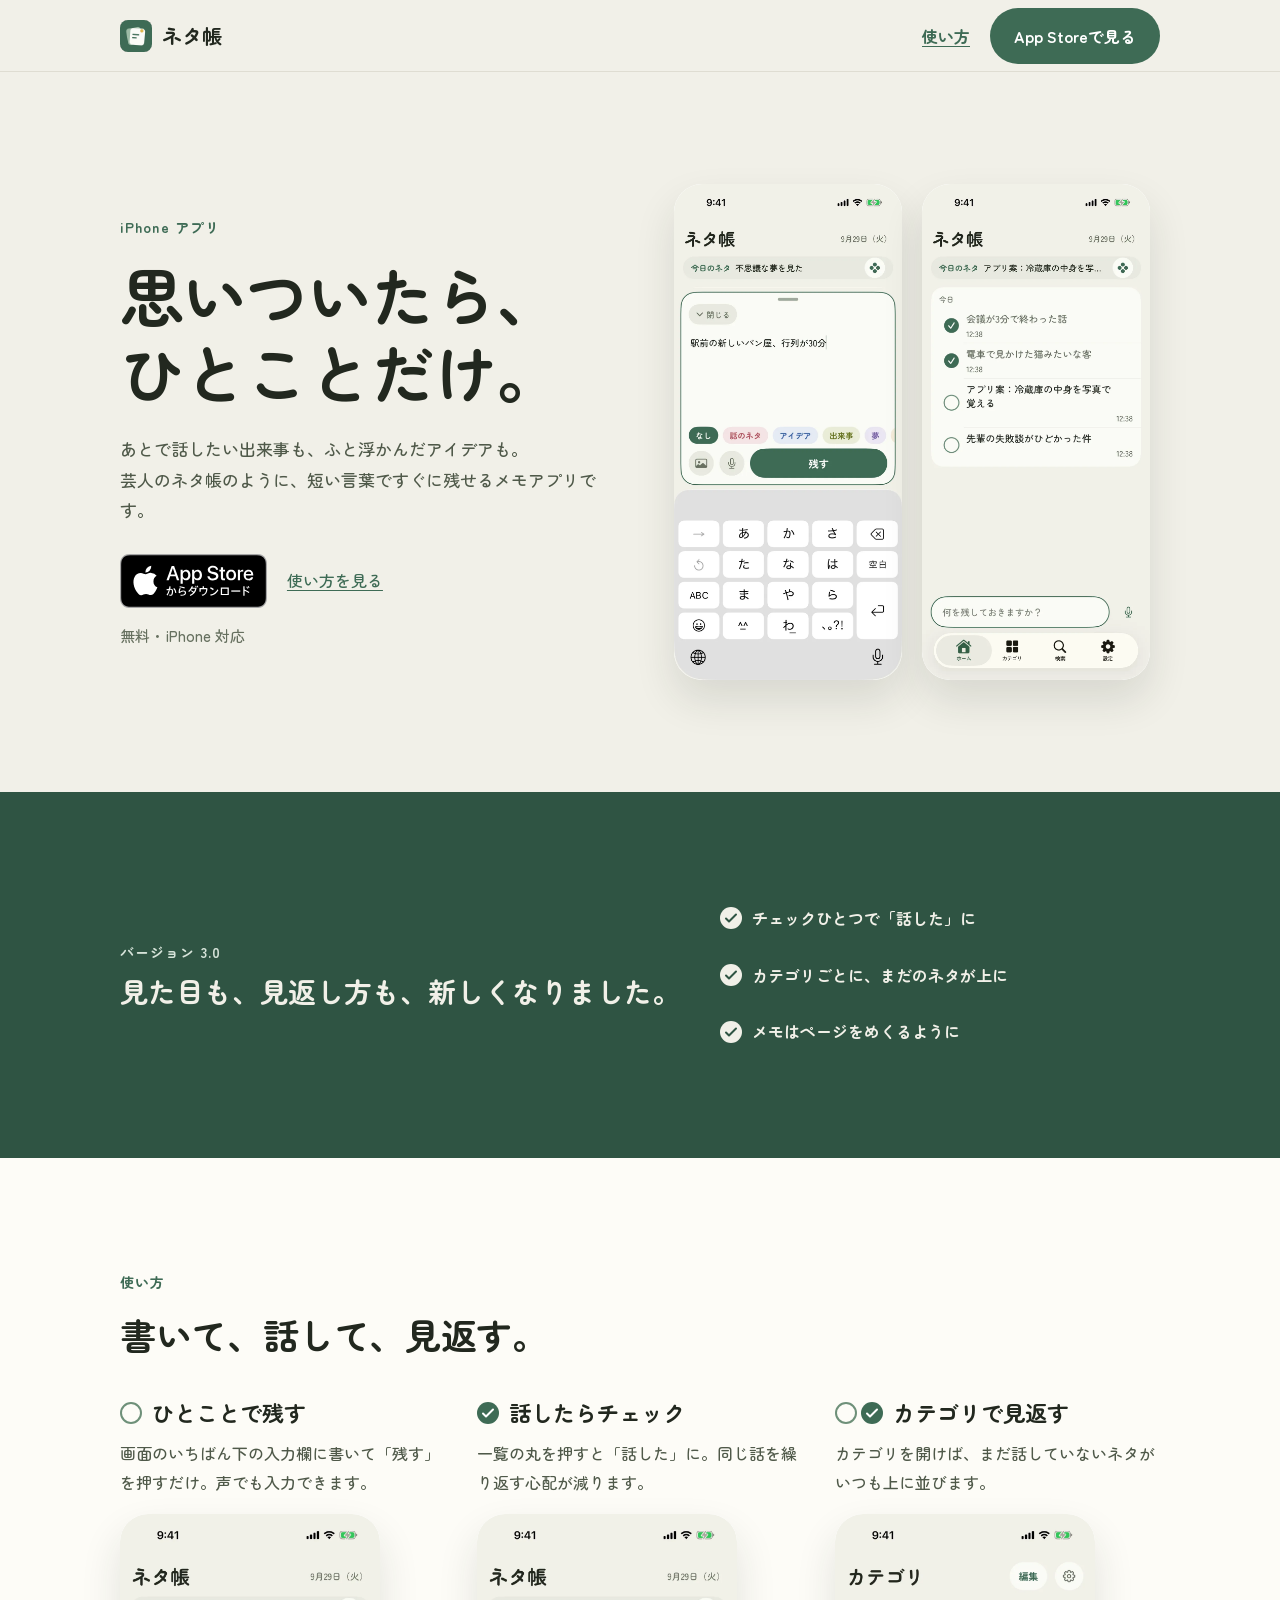
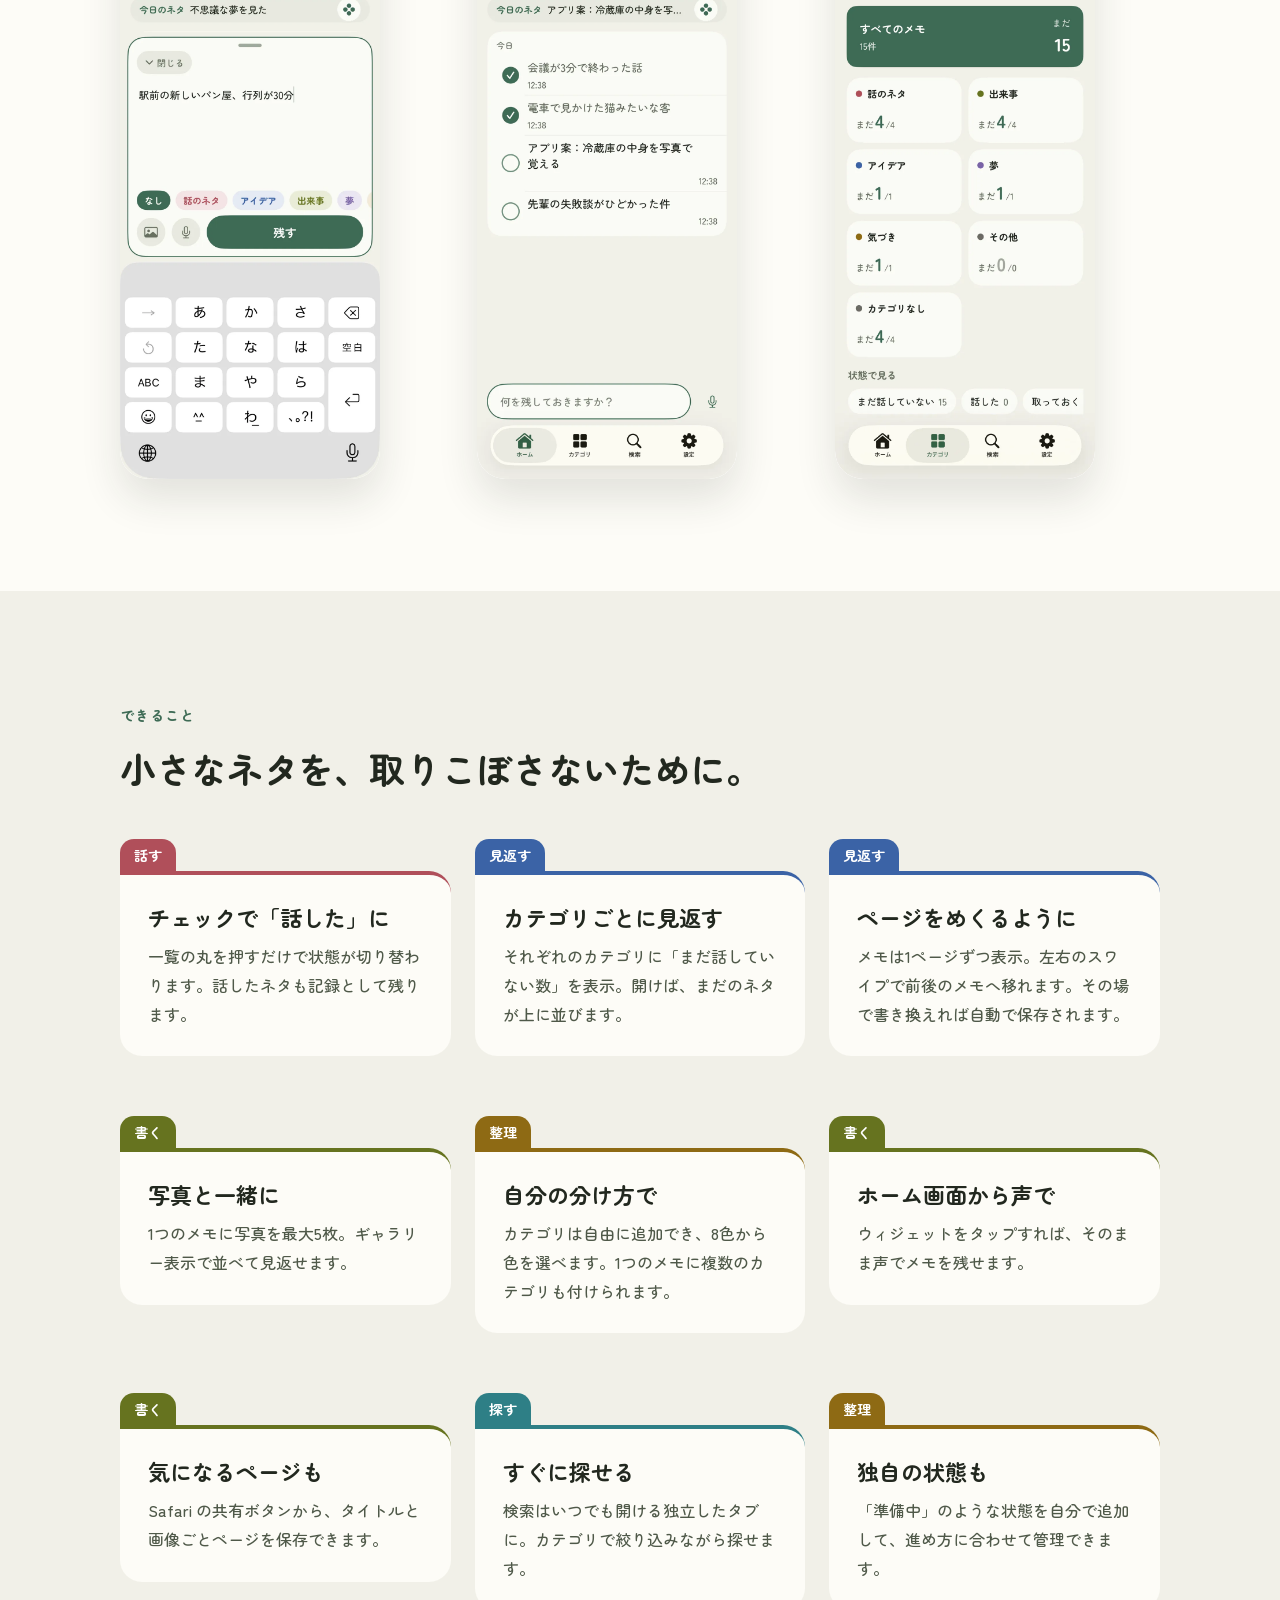
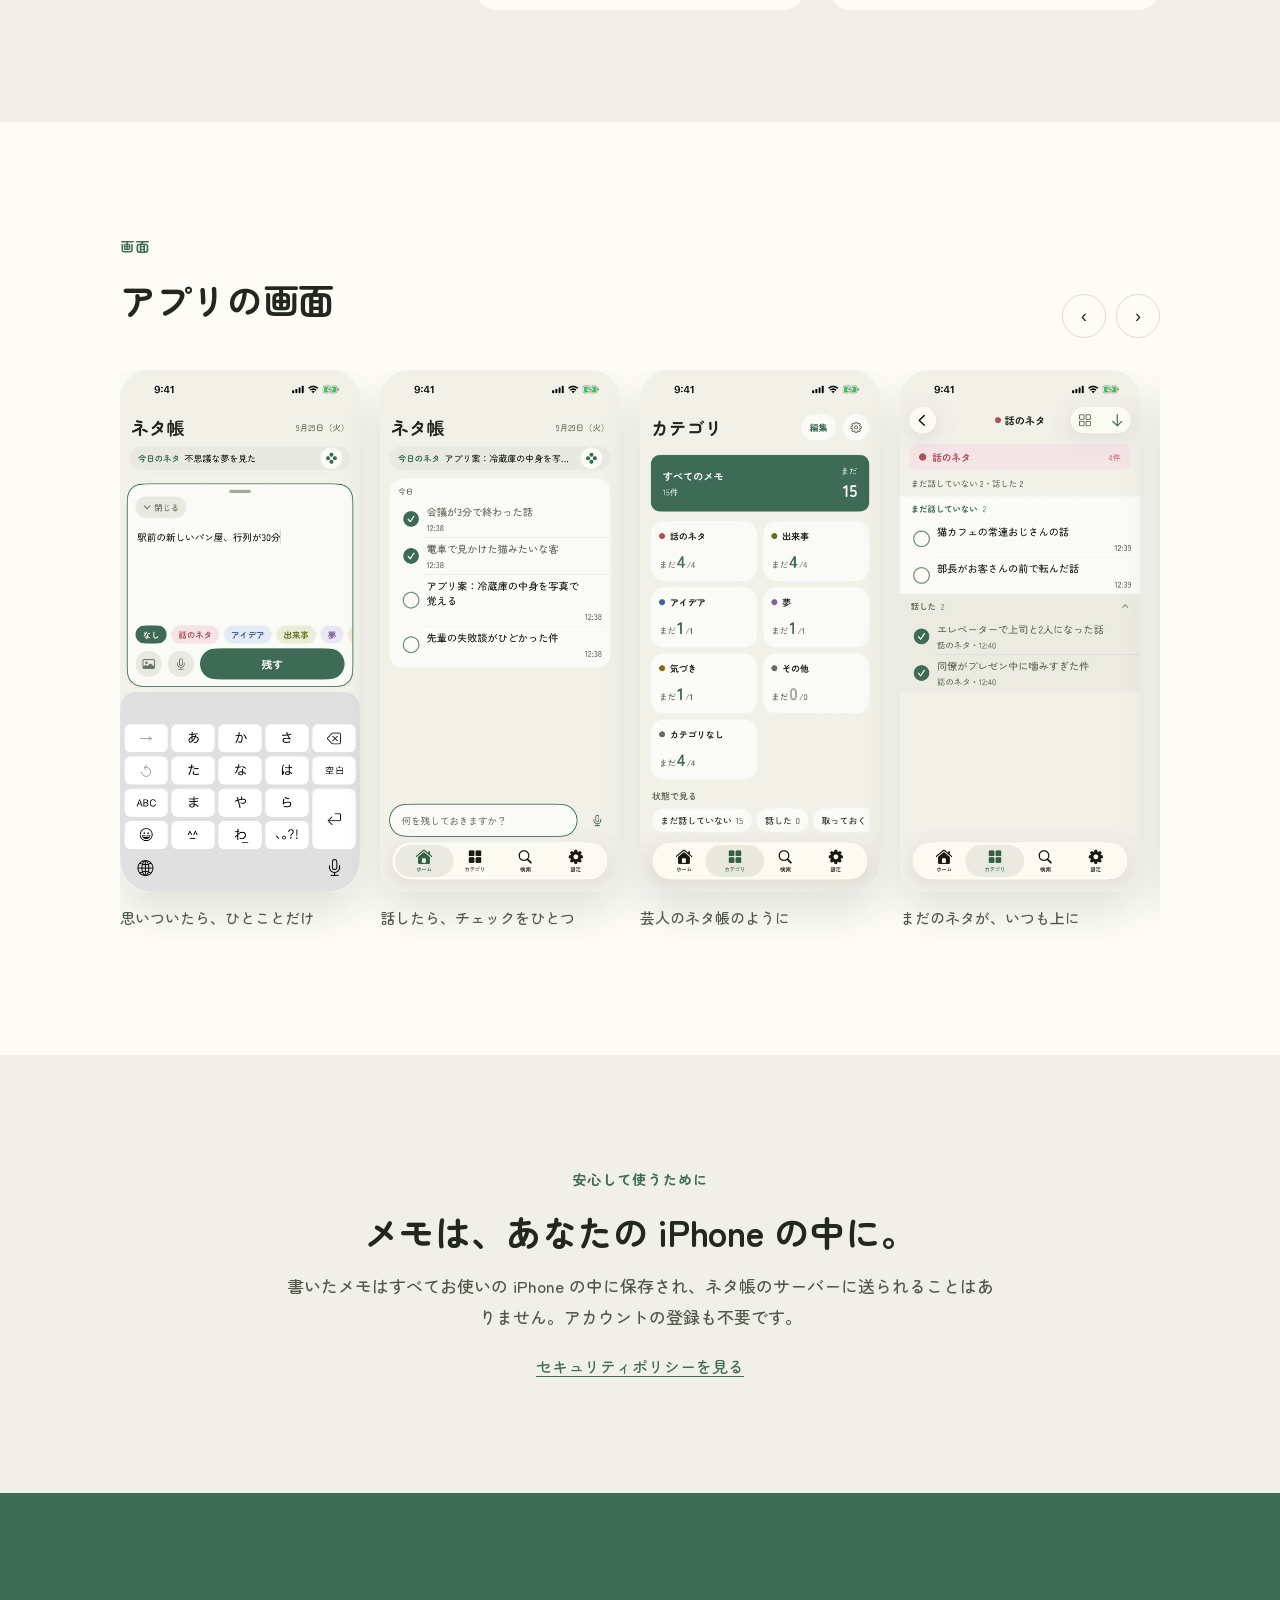
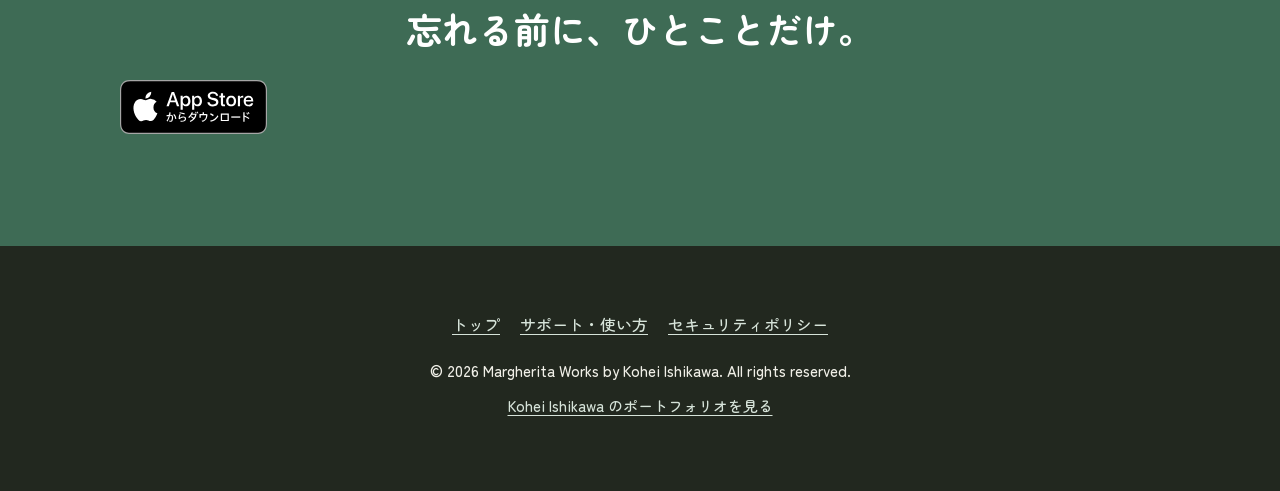
<file: index.html>
<!DOCTYPE html>
<html lang="ja">
<head>
  <meta charset="UTF-8">
  <meta name="viewport" content="width=device-width, initial-scale=1.0">
  <title>ネタ帳 - 話のネタとアイデアをひとことで残すメモ</title>
  <meta name="description" content="あとで話したい出来事や、ふと浮かんだアイデアを、ひとことですぐに残せる iPhone アプリ。チェックひとつで「話した」に切り替え、カテゴリごとに見返せます。">
  <meta name="theme-color" content="#F1F0E8" media="(prefers-color-scheme: light)">
  <meta name="theme-color" content="#161915" media="(prefers-color-scheme: dark)">
  <meta name="apple-itunes-app" content="app-id=6797323735">
  <meta name="author" content="Kohei Ishikawa">
  <link rel="canonical" href="https://netagicho.margheritaworks.com/">
  <meta property="og:site_name" content="ネタ帳">
  <meta property="og:locale" content="ja_JP">
  <meta property="og:type" content="website">
  <meta property="og:url" content="https://netagicho.margheritaworks.com/">
  <meta property="og:title" content="ネタ帳 - 思いついたら、ひとことだけ。">
  <meta property="og:description" content="あとで話したい出来事や、ふと浮かんだアイデアを、ひとことですぐに残せる iPhone アプリ。チェックひとつで「話した」に切り替え、カテゴリごとに見返せます。">
  <meta property="og:image" content="https://netagicho.margheritaworks.com/images/ogp.png">
  <meta property="og:image:width" content="1200">
  <meta property="og:image:height" content="630">
  <meta name="twitter:card" content="summary_large_image">
  <meta name="twitter:title" content="ネタ帳 - 思いついたら、ひとことだけ。">
  <meta name="twitter:description" content="あとで話したい出来事や、ふと浮かんだアイデアを、ひとことですぐに残せる iPhone アプリ。チェックひとつで「話した」に切り替え、カテゴリごとに見返せます。">
  <meta name="twitter:image" content="https://netagicho.margheritaworks.com/images/ogp.png">
  <link rel="icon" type="image/png" sizes="32x32" href="images/favicon-32.png">
  <link rel="apple-touch-icon" href="images/apple-touch-icon.png">
  <link rel="preconnect" href="https://fonts.googleapis.com">
  <link rel="preconnect" href="https://fonts.gstatic.com" crossorigin>
  <link href="https://fonts.googleapis.com/css2?family=Zen+Maru+Gothic:wght@500;700&display=swap" rel="stylesheet">
  <link rel="stylesheet" href="styles.css">
  <script type="application/ld+json">
  {
    "@context": "https://schema.org",
    "@graph": [
      {
        "@type": "WebSite",
        "name": "ネタ帳",
        "url": "https://netagicho.margheritaworks.com/",
        "inLanguage": "ja",
        "publisher": { "@type": "Person", "name": "Kohei Ishikawa", "email": "support@margheritaworks.com" }
      },
      {
        "@type": "MobileApplication",
        "name": "ネタ帳",
        "operatingSystem": "iOS",
        "applicationCategory": "ProductivityApplication",
        "description": "あとで話したい出来事や、ふと浮かんだアイデアを、ひとことですぐに残せる iPhone アプリ。チェックひとつで「話した」に切り替え、カテゴリごとに見返せます。",
        "url": "https://netagicho.margheritaworks.com/",
        "image": "https://netagicho.margheritaworks.com/images/ogp.png",
        "downloadUrl": "https://apps.apple.com/jp/app/id6797323735",
        "inLanguage": "ja",
        "author": { "@type": "Person", "name": "Kohei Ishikawa" },
        "offers": { "@type": "Offer", "price": "0", "priceCurrency": "JPY" }
      }
    ]
  }
  </script>
  <style>
    /* ── ヒーロー ── */
    .hero .wrap { display: grid; grid-template-columns: 1fr 1fr; gap: 48px; align-items: center; }
    .hero h1 {
      font-size: clamp(40px, 6vw, 64px); letter-spacing: -0.02em; line-height: 1.2;
      color: var(--color-ink); margin-bottom: 24px;
    }
    .hero p.lead { margin-bottom: 28px; }
    .hero .cta-row { display: flex; align-items: center; gap: 20px; flex-wrap: wrap; }
    .hero .note-mini { font-size: 15px; color: var(--color-ink-mute); margin-top: 14px; }
    .hero-shots { display: flex; gap: 20px; justify-content: center; }
    .hero-shots .device { width: 46%; max-width: 280px; }
    @media (max-width: 860px) {
      .hero .wrap { grid-template-columns: 1fr; gap: 36px; }
      .hero-shots .device:nth-child(2) { display: none; }
      .hero-shots .device { width: 220px; }
    }

    /* ── 3.0 お知らせ帯 ── */
    .notice { padding-top: 56px; padding-bottom: 56px; }
    .notice .wrap { display: grid; grid-template-columns: auto 1fr; gap: 40px; align-items: center; }
    .notice h2 { font-size: clamp(22px, 3vw, 28px); color: var(--color-on-dark); }
    .notice .nlabel { font-size: 14px; font-weight: 700; letter-spacing: 0.08em; color: var(--color-on-dark-sub); margin-bottom: 8px; }
    .notice ul { list-style: none; display: flex; gap: 28px; flex-wrap: wrap; }
    .notice li { display: flex; align-items: center; gap: 10px; font-weight: 700; color: var(--color-on-dark); }
    @media (max-width: 860px) {
      .notice .wrap { grid-template-columns: 1fr; gap: 24px; }
      .notice ul { flex-direction: column; gap: 14px; }
    }

    /* ── 3ステップ ── */
    .steps { display: grid; grid-template-columns: repeat(3, 1fr); gap: 32px; margin-top: 40px; }
    .step { text-align: left; }
    .step .step-head { display: flex; align-items: center; gap: 10px; margin-bottom: 12px; }
    .step h3 { font-size: 22px; color: var(--color-ink); }
    .step p { font-size: 16px; color: var(--color-ink-sub); margin-bottom: 18px; }
    .step .device { width: 100%; max-width: 260px; }
    .step .circles { display: flex; gap: 4px; }
    @media (max-width: 860px) { .steps { grid-template-columns: 1fr; gap: 40px; } }

    /* ── 機能カード ── */
    .feature-grid { display: grid; grid-template-columns: repeat(3, 1fr); gap: 28px 24px; margin-top: 8px; }
    @media (max-width: 900px) { .feature-grid { grid-template-columns: repeat(2, 1fr); } }
    @media (max-width: 600px) { .feature-grid { grid-template-columns: 1fr; } }

    /* ── スクショ横スクロール ── */
    .shots-head { display: flex; align-items: flex-end; justify-content: space-between; gap: 16px; }
    .shots-nav { display: flex; gap: 10px; }
    .shots-nav button {
      width: 44px; height: 44px; border-radius: 999px;
      border: 1.5px solid var(--color-line); background: transparent; color: var(--color-ink);
      font-size: 18px; cursor: pointer;
    }
    .shots-nav button:hover { border-color: var(--color-moss); color: var(--color-moss); }
    .shots-scroller {
      display: flex; gap: 20px; margin-top: 32px; overflow-x: auto;
      scroll-snap-type: x mandatory; padding-bottom: 12px;
    }
    .shots-scroller .shot { flex: 0 0 auto; width: 240px; scroll-snap-align: start; }
    .shots-scroller .shot .device { width: 240px; }
    .shots-scroller .shot p { font-size: 15px; color: var(--color-ink-sub); margin-top: 12px; }

    /* ── データの扱い / 最後の呼びかけ ── */
    .center-block { max-width: 720px; margin: 0 auto; text-align: center; }
    .center-block .lead { margin-bottom: 20px; }
    .final .wrap { text-align: center; }
    .final h2 { font-size: clamp(28px, 4vw, 36px); color: #fff; margin-bottom: 28px; }
  </style>
</head>
<body>

<header class="site-header">
  <div class="wrap">
    <a class="brand" href="/">
      <img src="images/app-icon.png" alt="ネタ帳 アプリアイコン">
      <span>ネタ帳</span>
    </a>
    <nav class="header-nav">
      <a class="textlink" href="support/">使い方</a>
      <a class="btn-fill" href="https://apps.apple.com/jp/app/id6797323735">App Storeで見る</a>
    </nav>
  </div>
</header>

<!-- 5.1 ヒーロー -->
<section class="block hero bg-oats">
  <div class="wrap">
    <div>
      <p class="eyebrow">iPhone アプリ</p>
      <h1>思いついたら、<br>ひとことだけ。</h1>
      <p class="lead">あとで話したい出来事も、ふと浮かんだアイデアも。<br>芸人のネタ帳のように、短い言葉ですぐに残せるメモアプリです。</p>
      <div class="cta-row">
        <a class="badge-link" href="https://apps.apple.com/jp/app/id6797323735">
          <img src="images/app-store-badge-ja.svg" alt="App Store でダウンロード">
        </a>
        <a class="textlink" href="support/">使い方を見る</a>
      </div>
      <p class="note-mini">無料・iPhone 対応</p>
    </div>
    <div class="hero-shots">
      <div class="device"><img src="images/ss-01-input.webp" alt="ホーム画面の下の入力欄にメモを入力している画面"></div>
      <div class="device"><img src="images/ss-02-check.webp" alt="一覧で、話したメモに丸いチェックが付いている画面"></div>
    </div>
  </div>
</section>

<!-- 5.2 3.0 のお知らせ帯 -->
<section class="block notice bg-forest">
  <div class="wrap">
    <div>
      <p class="nlabel">バージョン 3.0</p>
      <h2>見た目も、見返し方も、新しくなりました。</h2>
    </div>
    <ul>
      <li>
        <svg class="check" viewBox="0 0 22 22" aria-hidden="true"><circle cx="11" cy="11" r="11" fill="#F1F0E8"/><path d="M6 11.5l3 3 7-7" fill="none" stroke="#2F5443" stroke-width="2" stroke-linecap="round" stroke-linejoin="round"/></svg>
        チェックひとつで「話した」に
      </li>
      <li>
        <svg class="check" viewBox="0 0 22 22" aria-hidden="true"><circle cx="11" cy="11" r="11" fill="#F1F0E8"/><path d="M6 11.5l3 3 7-7" fill="none" stroke="#2F5443" stroke-width="2" stroke-linecap="round" stroke-linejoin="round"/></svg>
        カテゴリごとに、まだのネタが上に
      </li>
      <li>
        <svg class="check" viewBox="0 0 22 22" aria-hidden="true"><circle cx="11" cy="11" r="11" fill="#F1F0E8"/><path d="M6 11.5l3 3 7-7" fill="none" stroke="#2F5443" stroke-width="2" stroke-linecap="round" stroke-linejoin="round"/></svg>
        メモはページをめくるように
      </li>
    </ul>
  </div>
</section>

<!-- 5.3 使い方の流れ -->
<section class="block bg-paper">
  <div class="wrap">
    <p class="eyebrow">使い方</p>
    <h2 class="section-title">書いて、話して、見返す。</h2>
    <div class="steps">
      <div class="step">
        <div class="step-head">
          <svg class="check" viewBox="0 0 22 22" aria-hidden="true"><circle cx="11" cy="11" r="10" fill="none" stroke="var(--color-check-ring)" stroke-width="2"/></svg>
          <h3>ひとことで残す</h3>
        </div>
        <p>画面のいちばん下の入力欄に書いて「残す」を押すだけ。声でも入力できます。</p>
        <div class="device"><img src="images/ss-01-input.webp" alt="ホーム画面の下の入力欄にメモを入力している画面" loading="lazy"></div>
      </div>
      <div class="step">
        <div class="step-head">
          <svg class="check" viewBox="0 0 22 22" aria-hidden="true"><circle cx="11" cy="11" r="11" fill="var(--color-moss)"/><path d="M6 11.5l3 3 7-7" fill="none" stroke="#fff" stroke-width="2" stroke-linecap="round" stroke-linejoin="round"/></svg>
          <h3>話したらチェック</h3>
        </div>
        <p>一覧の丸を押すと「話した」に。同じ話を繰り返す心配が減ります。</p>
        <div class="device"><img src="images/ss-02-check.webp" alt="一覧で、話したメモに丸いチェックが付いている画面" loading="lazy"></div>
      </div>
      <div class="step">
        <div class="step-head">
          <span class="circles">
            <svg class="check" viewBox="0 0 22 22" aria-hidden="true"><circle cx="11" cy="11" r="10" fill="none" stroke="var(--color-check-ring)" stroke-width="2"/></svg>
            <svg class="check" viewBox="0 0 22 22" aria-hidden="true"><circle cx="11" cy="11" r="11" fill="var(--color-moss)"/><path d="M6 11.5l3 3 7-7" fill="none" stroke="#fff" stroke-width="2" stroke-linecap="round" stroke-linejoin="round"/></svg>
          </span>
          <h3>カテゴリで見返す</h3>
        </div>
        <p>カテゴリを開けば、まだ話していないネタがいつも上に並びます。</p>
        <div class="device"><img src="images/ss-03-category.webp" alt="カテゴリごとにまだ話していない数と総数が並ぶ画面" loading="lazy"></div>
      </div>
    </div>
  </div>
</section>

<!-- 5.4 機能紹介 -->
<section class="block bg-oats">
  <div class="wrap">
    <p class="eyebrow">できること</p>
    <h2 class="section-title">小さなネタを、取りこぼさないために。</h2>
    <div class="feature-grid">
      <div class="tabcard" style="--tab-color:var(--cat-red);"><span class="tab" style="background:var(--cat-red);">話す</span><div class="card"><h3>チェックで「話した」に</h3><p>一覧の丸を押すだけで状態が切り替わります。話したネタも記録として残ります。</p></div></div>
      <div class="tabcard" style="--tab-color:var(--cat-blue);"><span class="tab" style="background:var(--cat-blue);">見返す</span><div class="card"><h3>カテゴリごとに見返す</h3><p>それぞれのカテゴリに「まだ話していない数」を表示。開けば、まだのネタが上に並びます。</p></div></div>
      <div class="tabcard" style="--tab-color:var(--cat-blue);"><span class="tab" style="background:var(--cat-blue);">見返す</span><div class="card"><h3>ページをめくるように</h3><p>メモは1ページずつ表示。左右のスワイプで前後のメモへ移れます。その場で書き換えれば自動で保存されます。</p></div></div>
      <div class="tabcard" style="--tab-color:var(--cat-olive);"><span class="tab" style="background:var(--cat-olive);">書く</span><div class="card"><h3>写真と一緒に</h3><p>1つのメモに写真を最大5枚。ギャラリー表示で並べて見返せます。</p></div></div>
      <div class="tabcard" style="--tab-color:var(--cat-ochre);"><span class="tab" style="background:var(--cat-ochre);">整理</span><div class="card"><h3>自分の分け方で</h3><p>カテゴリは自由に追加でき、8色から色を選べます。1つのメモに複数のカテゴリも付けられます。</p></div></div>
      <div class="tabcard" style="--tab-color:var(--cat-olive);"><span class="tab" style="background:var(--cat-olive);">書く</span><div class="card"><h3>ホーム画面から声で</h3><p>ウィジェットをタップすれば、そのまま声でメモを残せます。</p></div></div>
      <div class="tabcard" style="--tab-color:var(--cat-olive);"><span class="tab" style="background:var(--cat-olive);">書く</span><div class="card"><h3>気になるページも</h3><p>Safari の共有ボタンから、タイトルと画像ごとページを保存できます。</p></div></div>
      <div class="tabcard" style="--tab-color:var(--cat-teal);"><span class="tab" style="background:var(--cat-teal);">探す</span><div class="card"><h3>すぐに探せる</h3><p>検索はいつでも開ける独立したタブに。カテゴリで絞り込みながら探せます。</p></div></div>
      <div class="tabcard" style="--tab-color:var(--cat-ochre);"><span class="tab" style="background:var(--cat-ochre);">整理</span><div class="card"><h3>独自の状態も</h3><p>「準備中」のような状態を自分で追加して、進め方に合わせて管理できます。</p></div></div>
    </div>
  </div>
</section>

<!-- 5.5 スクリーンショットの一覧 -->
<section class="block bg-paper">
  <div class="wrap">
    <div class="shots-head">
      <div>
        <p class="eyebrow">画面</p>
        <h2 class="section-title">アプリの画面</h2>
      </div>
      <div class="shots-nav">
        <button type="button" aria-label="前へ" onclick="document.getElementById('shots').scrollBy({left:-260,behavior:'smooth'})">‹</button>
        <button type="button" aria-label="次へ" onclick="document.getElementById('shots').scrollBy({left:260,behavior:'smooth'})">›</button>
      </div>
    </div>
    <div class="shots-scroller" id="shots">
      <div class="shot"><div class="device"><img src="images/ss-01-input.webp" alt="ホーム画面の下の入力欄にメモを入力している画面" loading="lazy"></div><p>思いついたら、ひとことだけ</p></div>
      <div class="shot"><div class="device"><img src="images/ss-02-check.webp" alt="一覧で、話したメモに丸いチェックが付いている画面" loading="lazy"></div><p>話したら、チェックをひとつ</p></div>
      <div class="shot"><div class="device"><img src="images/ss-03-category.webp" alt="カテゴリごとにまだ話していない数と総数が並ぶ画面" loading="lazy"></div><p>芸人のネタ帳のように</p></div>
      <div class="shot"><div class="device"><img src="images/ss-04-list.webp" alt="まだ話していないメモが上に並ぶ一覧の画面" loading="lazy"></div><p>まだのネタが、いつも上に</p></div>
      <div class="shot"><div class="device"><img src="images/ss-05-gallery.webp" alt="写真付きのメモが格子状に並ぶ画面" loading="lazy"></div><p>写真と並べて、見返せる</p></div>
      <div class="shot"><div class="device"><img src="images/ss-06-detail.webp" alt="インデックスタブの付いたメモの詳細画面" loading="lazy"></div><p>1ページずつ、めくって見返す</p></div>
      <div class="shot"><div class="device"><img src="images/ss-07-widget.webp" alt="iPhone のホーム画面に置いたネタ帳のウィジェット" loading="lazy"></div><p>ホーム画面から、声で残す</p></div>
      <div class="shot"><div class="device"><img src="images/ss-08-link.webp" alt="Safari から保存したページのタイトルと画像が表示された画面" loading="lazy"></div><p>気になるページも、そのまま</p></div>
    </div>
  </div>
</section>

<!-- 5.6 データの扱い -->
<section class="block bg-oats">
  <div class="wrap">
    <div class="center-block">
      <p class="eyebrow">安心して使うために</p>
      <h2 class="section-title">メモは、あなたの iPhone の中に。</h2>
      <p class="lead">書いたメモはすべてお使いの iPhone の中に保存され、ネタ帳のサーバーに送られることはありません。アカウントの登録も不要です。</p>
      <p><a class="textlink" href="security/">セキュリティポリシーを見る</a></p>
    </div>
  </div>
</section>

<!-- 5.7 最後の呼びかけ -->
<section class="block final bg-moss">
  <div class="wrap">
    <h2>忘れる前に、ひとことだけ。</h2>
    <a class="badge-link" href="https://apps.apple.com/jp/app/id6797323735">
      <img src="images/app-store-badge-ja.svg" alt="App Store でダウンロード">
    </a>
  </div>
</section>

<!-- 5.8 フッター -->
<footer class="site-footer">
  <div class="wrap">
    <div class="foot-links">
      <a href="/">トップ</a>
      <a href="support/">サポート・使い方</a>
      <a href="security/">セキュリティポリシー</a>
    </div>
    <p>&copy; 2026 Margherita Works by Kohei Ishikawa. All rights reserved.</p>
    <p><a href="https://margheritaworks.com/ja">Kohei Ishikawa のポートフォリオを見る</a></p>
  </div>
</footer>

<script defer src="https://static.cloudflareinsights.com/beacon.min.js" data-cf-beacon='{"token": "44e4ddc43bcf4f6493606249d09a01ba"}'></script>
</body>
</html>
</file>
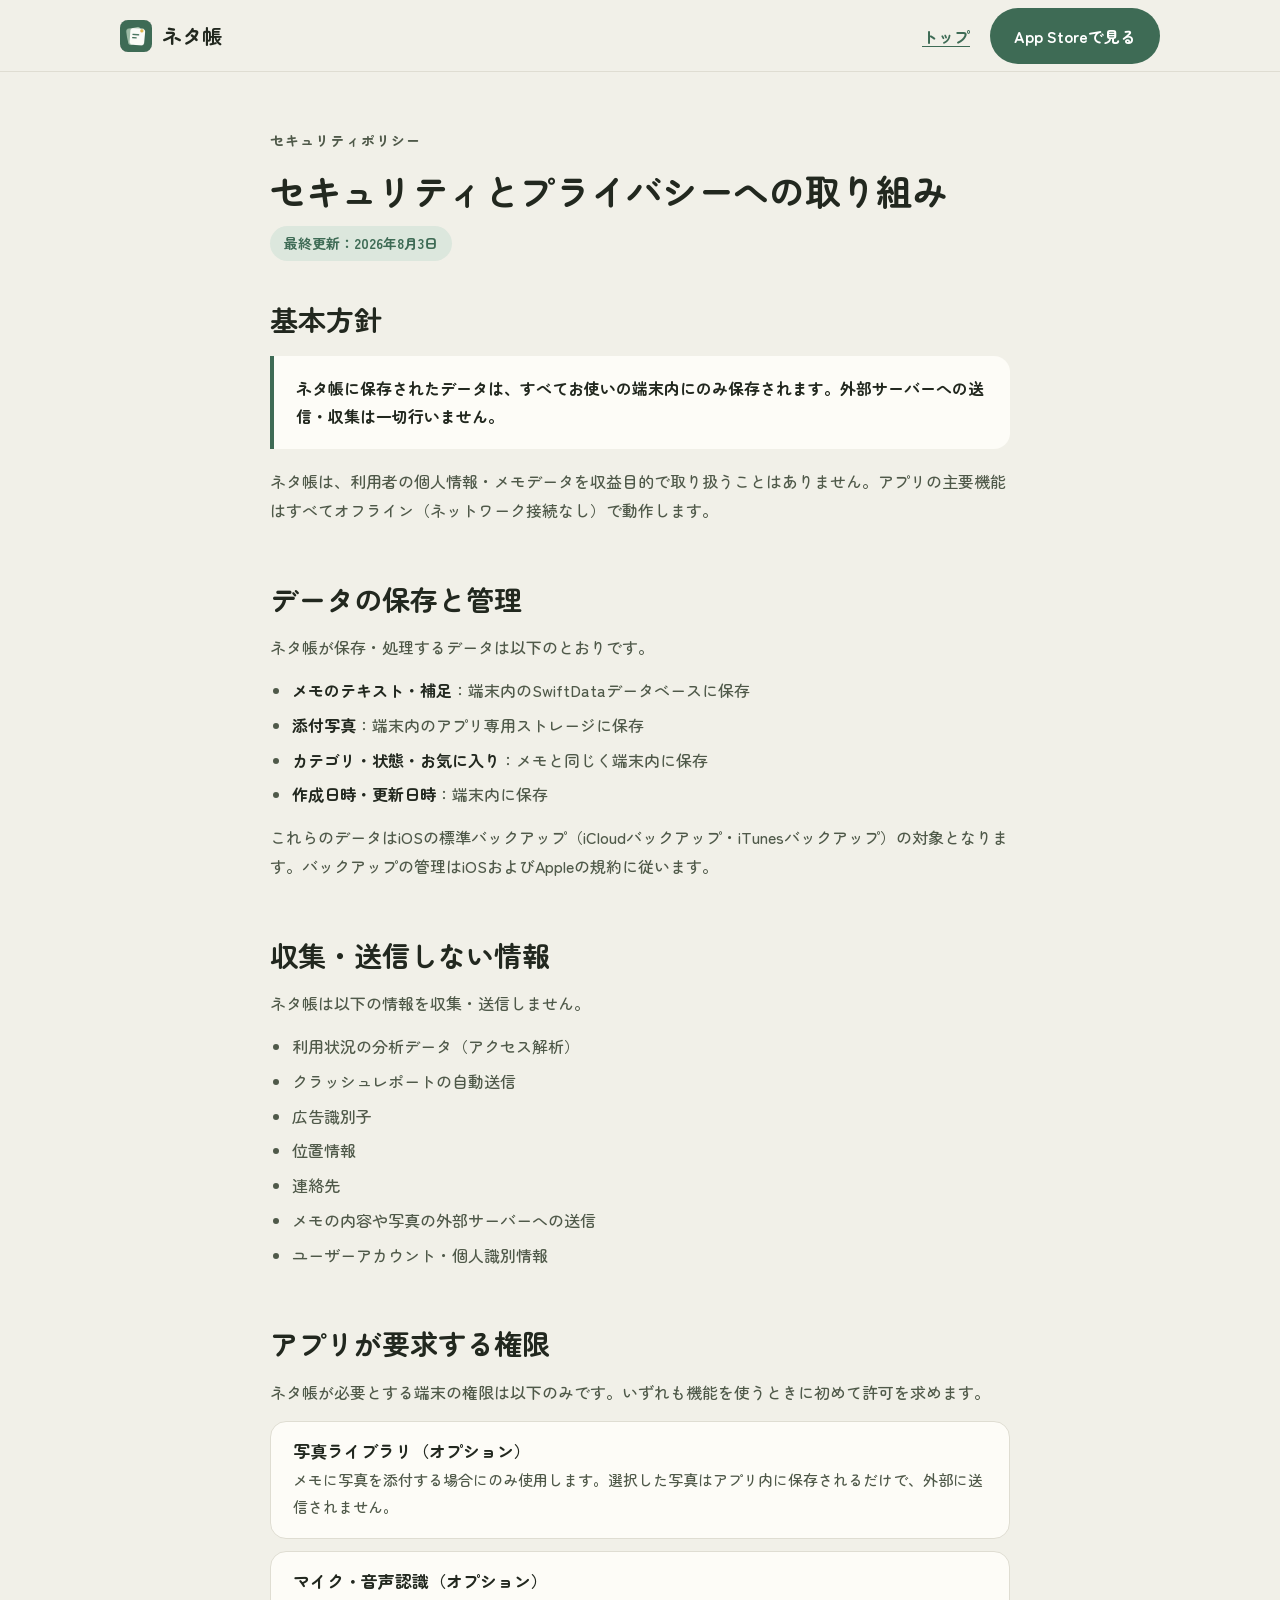
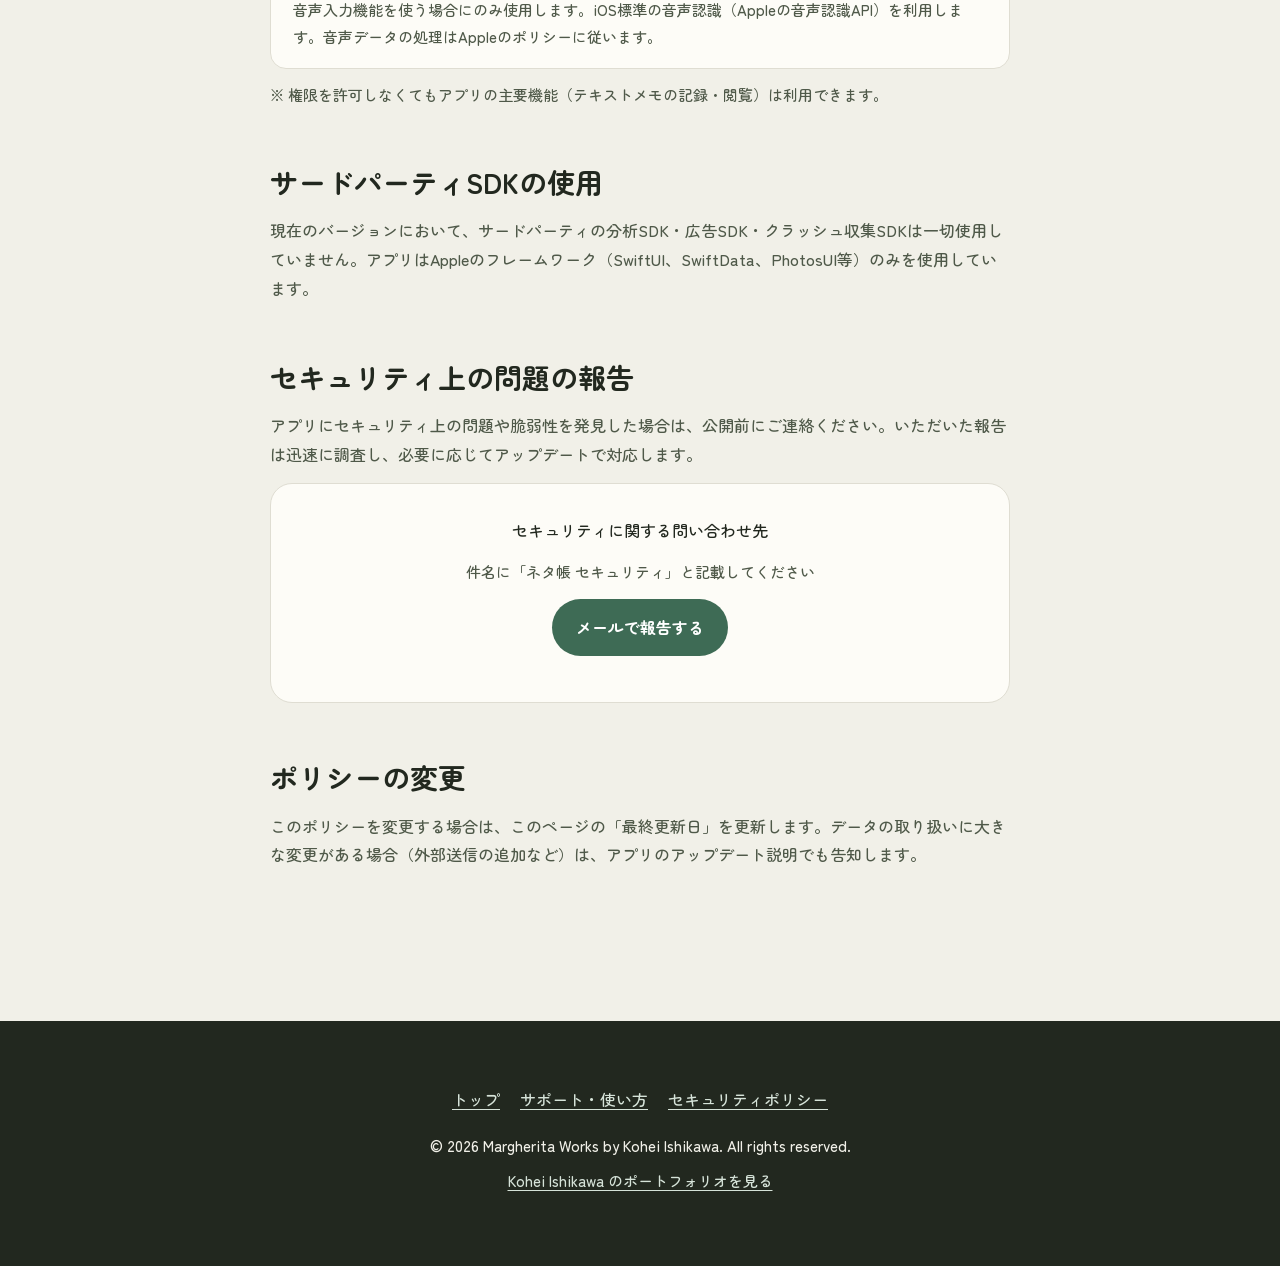
<file: security/index.html>
<!DOCTYPE html>
<html lang="ja">
<head>
  <meta charset="UTF-8">
  <meta name="viewport" content="width=device-width, initial-scale=1.0">
  <title>セキュリティポリシー - ネタ帳</title>
  <meta name="description" content="ネタ帳のセキュリティポリシーとプライバシーに関する情報。">
  <meta name="theme-color" content="#F1F0E8" media="(prefers-color-scheme: light)">
  <meta name="theme-color" content="#161915" media="(prefers-color-scheme: dark)">
  <meta name="apple-itunes-app" content="app-id=6797323735">
  <meta name="author" content="Kohei Ishikawa">
  <link rel="canonical" href="https://netagicho.margheritaworks.com/security/">
  <meta property="og:site_name" content="ネタ帳">
  <meta property="og:locale" content="ja_JP">
  <meta property="og:type" content="article">
  <meta property="og:url" content="https://netagicho.margheritaworks.com/security/">
  <meta property="og:title" content="セキュリティポリシー - ネタ帳">
  <meta property="og:description" content="ネタ帳のセキュリティポリシーとプライバシーに関する情報。データはすべて端末内に保存され、外部送信・収集は行いません。">
  <meta property="og:image" content="https://netagicho.margheritaworks.com/images/ogp.png">
  <meta property="og:image:width" content="1200">
  <meta property="og:image:height" content="630">
  <meta name="twitter:card" content="summary_large_image">
  <meta name="twitter:title" content="セキュリティポリシー - ネタ帳">
  <meta name="twitter:description" content="ネタ帳のセキュリティポリシーとプライバシーに関する情報。データはすべて端末内に保存され、外部送信・収集は行いません。">
  <meta name="twitter:image" content="https://netagicho.margheritaworks.com/images/ogp.png">
  <link rel="icon" type="image/png" sizes="32x32" href="../images/favicon-32.png">
  <link rel="apple-touch-icon" href="../images/apple-touch-icon.png">
  <link rel="preconnect" href="https://fonts.googleapis.com">
  <link rel="preconnect" href="https://fonts.gstatic.com" crossorigin>
  <link href="https://fonts.googleapis.com/css2?family=Zen+Maru+Gothic:wght@500;700&display=swap" rel="stylesheet">
  <link rel="stylesheet" href="../styles.css">
  <style>
    .page { max-width: 820px; margin: 0 auto; padding: 56px 40px 96px; }
    .page section { margin-bottom: 56px; }
    .page h2 { font-size: clamp(22px, 3vw, 28px); color: var(--color-ink); margin-bottom: 16px; }
    .page h3 { font-size: 17px; color: var(--color-ink); margin-bottom: 4px; }
    .page p { color: var(--color-ink-sub); margin-bottom: 14px; }
    .page strong { color: var(--color-ink); }
    .page ul { margin: 10px 0 14px 22px; color: var(--color-ink-sub); }
    .page ul li { margin-bottom: 6px; }

    .updated {
      display: inline-block; background: var(--color-moss-soft); color: var(--color-moss);
      font-size: 14px; font-weight: 700; padding: 5px 14px; border-radius: 999px; margin-bottom: 8px;
    }
    .highlight-box {
      background: var(--color-paper); border-left: 4px solid var(--color-moss);
      border-radius: 0 16px 16px 0; padding: 18px 22px; margin: 18px 0;
    }
    .highlight-box p { margin: 0; color: var(--color-ink); font-weight: 700; }
    .perm-card {
      background: var(--color-paper); border: 1px solid var(--color-line); border-radius: 16px;
      padding: 18px 22px; margin-bottom: 12px;
    }
    .perm-card p { font-size: 15px; color: var(--color-ink-sub); margin: 0; }
    .note { font-size: 15px; color: var(--color-ink-mute); }
    .contact-card {
      background: var(--color-paper); border: 1px solid var(--color-line);
      border-radius: var(--radius-card); padding: 32px; text-align: center;
    }
  </style>
</head>
<body>

<header class="site-header">
  <div class="wrap">
    <a class="brand" href="/">
      <img src="../images/app-icon.png" alt="ネタ帳 アプリアイコン">
      <span>ネタ帳</span>
    </a>
    <nav class="header-nav">
      <a class="textlink" href="/">トップ</a>
      <a class="btn-fill" href="https://apps.apple.com/jp/app/id6797323735">App Storeで見る</a>
    </nav>
  </div>
</header>

<div class="page">
  <p class="eyebrow">セキュリティポリシー</p>
  <h2 style="font-size:clamp(28px,4vw,36px);letter-spacing:-0.01em;margin-bottom:12px;">セキュリティとプライバシーへの取り組み</h2>
  <span class="updated">最終更新：2026年8月3日</span>

  <section style="margin-top:32px;">
    <h2>基本方針</h2>
    <div class="highlight-box">
      <p>ネタ帳に保存されたデータは、すべてお使いの端末内にのみ保存されます。外部サーバーへの送信・収集は一切行いません。</p>
    </div>
    <p>ネタ帳は、利用者の個人情報・メモデータを収益目的で取り扱うことはありません。アプリの主要機能はすべてオフライン（ネットワーク接続なし）で動作します。</p>
  </section>

  <section>
    <h2>データの保存と管理</h2>
    <p>ネタ帳が保存・処理するデータは以下のとおりです。</p>
    <ul>
      <li><strong>メモのテキスト・補足</strong>：端末内のSwiftDataデータベースに保存</li>
      <li><strong>添付写真</strong>：端末内のアプリ専用ストレージに保存</li>
      <li><strong>カテゴリ・状態・お気に入り</strong>：メモと同じく端末内に保存</li>
      <li><strong>作成日時・更新日時</strong>：端末内に保存</li>
    </ul>
    <p>これらのデータはiOSの標準バックアップ（iCloudバックアップ・iTunesバックアップ）の対象となります。バックアップの管理はiOSおよびAppleの規約に従います。</p>
  </section>

  <section>
    <h2>収集・送信しない情報</h2>
    <p>ネタ帳は以下の情報を収集・送信しません。</p>
    <ul>
      <li>利用状況の分析データ（アクセス解析）</li>
      <li>クラッシュレポートの自動送信</li>
      <li>広告識別子</li>
      <li>位置情報</li>
      <li>連絡先</li>
      <li>メモの内容や写真の外部サーバーへの送信</li>
      <li>ユーザーアカウント・個人識別情報</li>
    </ul>
  </section>

  <section>
    <h2>アプリが要求する権限</h2>
    <p>ネタ帳が必要とする端末の権限は以下のみです。いずれも機能を使うときに初めて許可を求めます。</p>
    <div class="perm-card">
      <h3>写真ライブラリ（オプション）</h3>
      <p>メモに写真を添付する場合にのみ使用します。選択した写真はアプリ内に保存されるだけで、外部に送信されません。</p>
    </div>
    <div class="perm-card">
      <h3>マイク・音声認識（オプション）</h3>
      <p>音声入力機能を使う場合にのみ使用します。iOS標準の音声認識（Appleの音声認識API）を利用します。音声データの処理はAppleのポリシーに従います。</p>
    </div>
    <p class="note" style="margin-top:12px;">※ 権限を許可しなくてもアプリの主要機能（テキストメモの記録・閲覧）は利用できます。</p>
  </section>

  <section>
    <h2>サードパーティSDKの使用</h2>
    <p>現在のバージョンにおいて、サードパーティの分析SDK・広告SDK・クラッシュ収集SDKは一切使用していません。アプリはAppleのフレームワーク（SwiftUI、SwiftData、PhotosUI等）のみを使用しています。</p>
  </section>

  <section>
    <h2>セキュリティ上の問題の報告</h2>
    <p>アプリにセキュリティ上の問題や脆弱性を発見した場合は、公開前にご連絡ください。いただいた報告は迅速に調査し、必要に応じてアップデートで対応します。</p>
    <div class="contact-card">
      <p style="color:var(--color-ink);">セキュリティに関する問い合わせ先</p>
      <p class="note">件名に「ネタ帳 セキュリティ」と記載してください</p>
      <p><a class="btn-fill" href="mailto:support@margheritaworks.com?subject=ネタ帳 セキュリティ報告">メールで報告する</a></p>
    </div>
  </section>

  <section>
    <h2>ポリシーの変更</h2>
    <p>このポリシーを変更する場合は、このページの「最終更新日」を更新します。データの取り扱いに大きな変更がある場合（外部送信の追加など）は、アプリのアップデート説明でも告知します。</p>
  </section>
</div>

<footer class="site-footer">
  <div class="wrap">
    <div class="foot-links">
      <a href="/">トップ</a>
      <a href="/support/">サポート・使い方</a>
      <a href="/security/">セキュリティポリシー</a>
    </div>
    <p>&copy; 2026 Margherita Works by Kohei Ishikawa. All rights reserved.</p>
    <p><a href="https://margheritaworks.com/ja">Kohei Ishikawa のポートフォリオを見る</a></p>
  </div>
</footer>

<script defer src="https://static.cloudflareinsights.com/beacon.min.js" data-cf-beacon='{"token": "44e4ddc43bcf4f6493606249d09a01ba"}'></script>
</body>
</html>
</file>
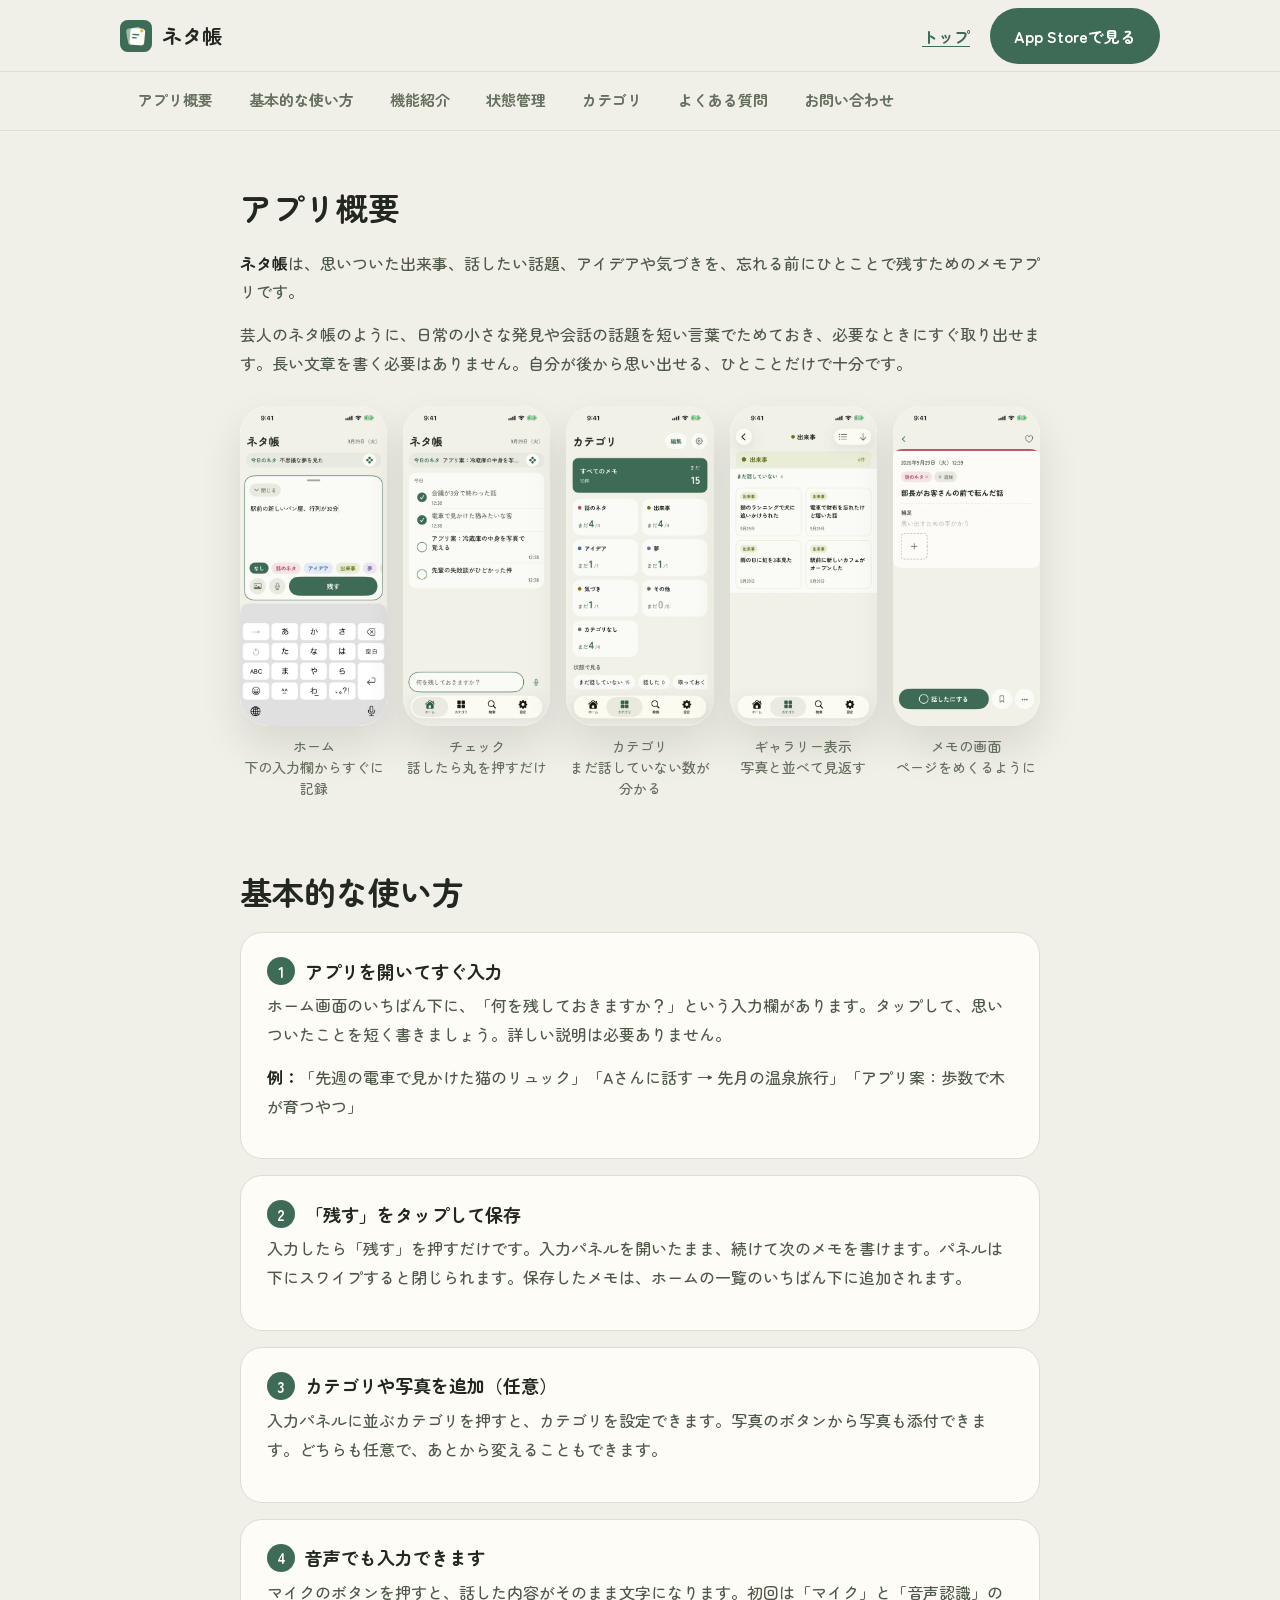
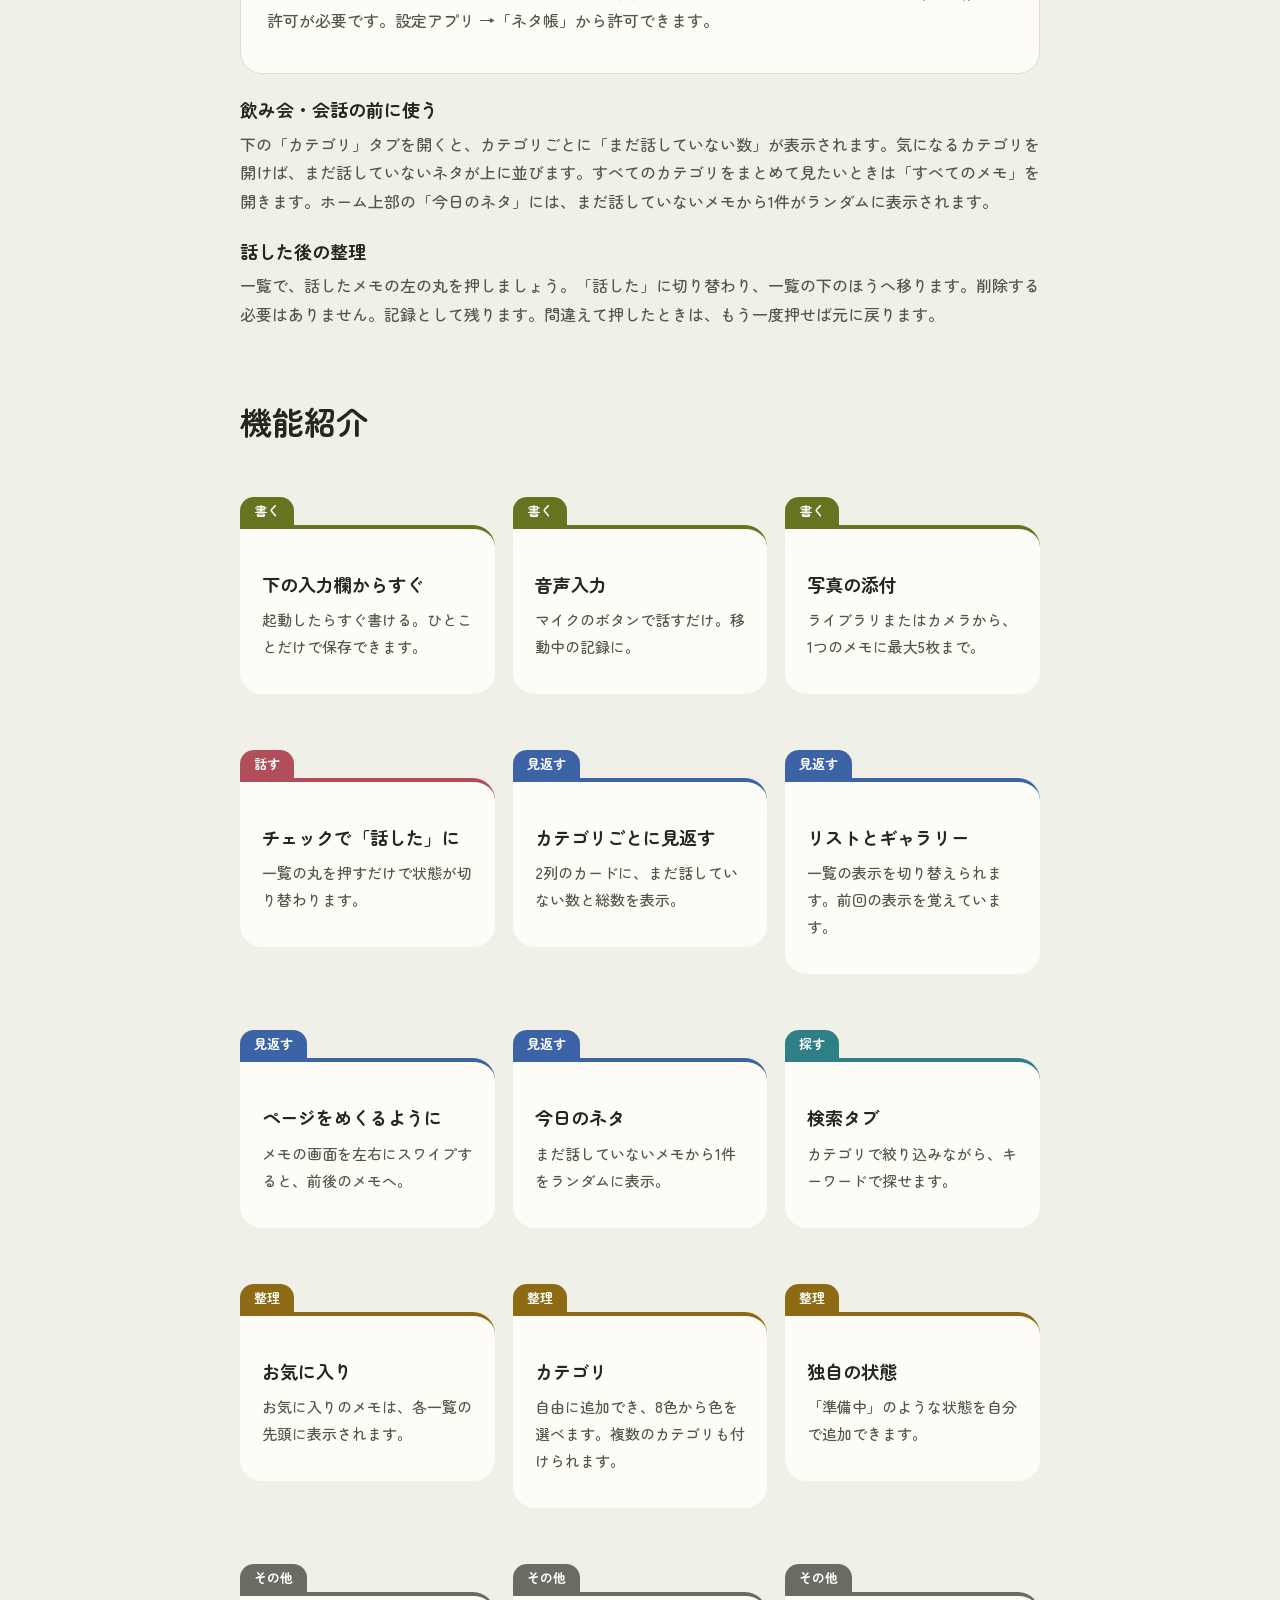
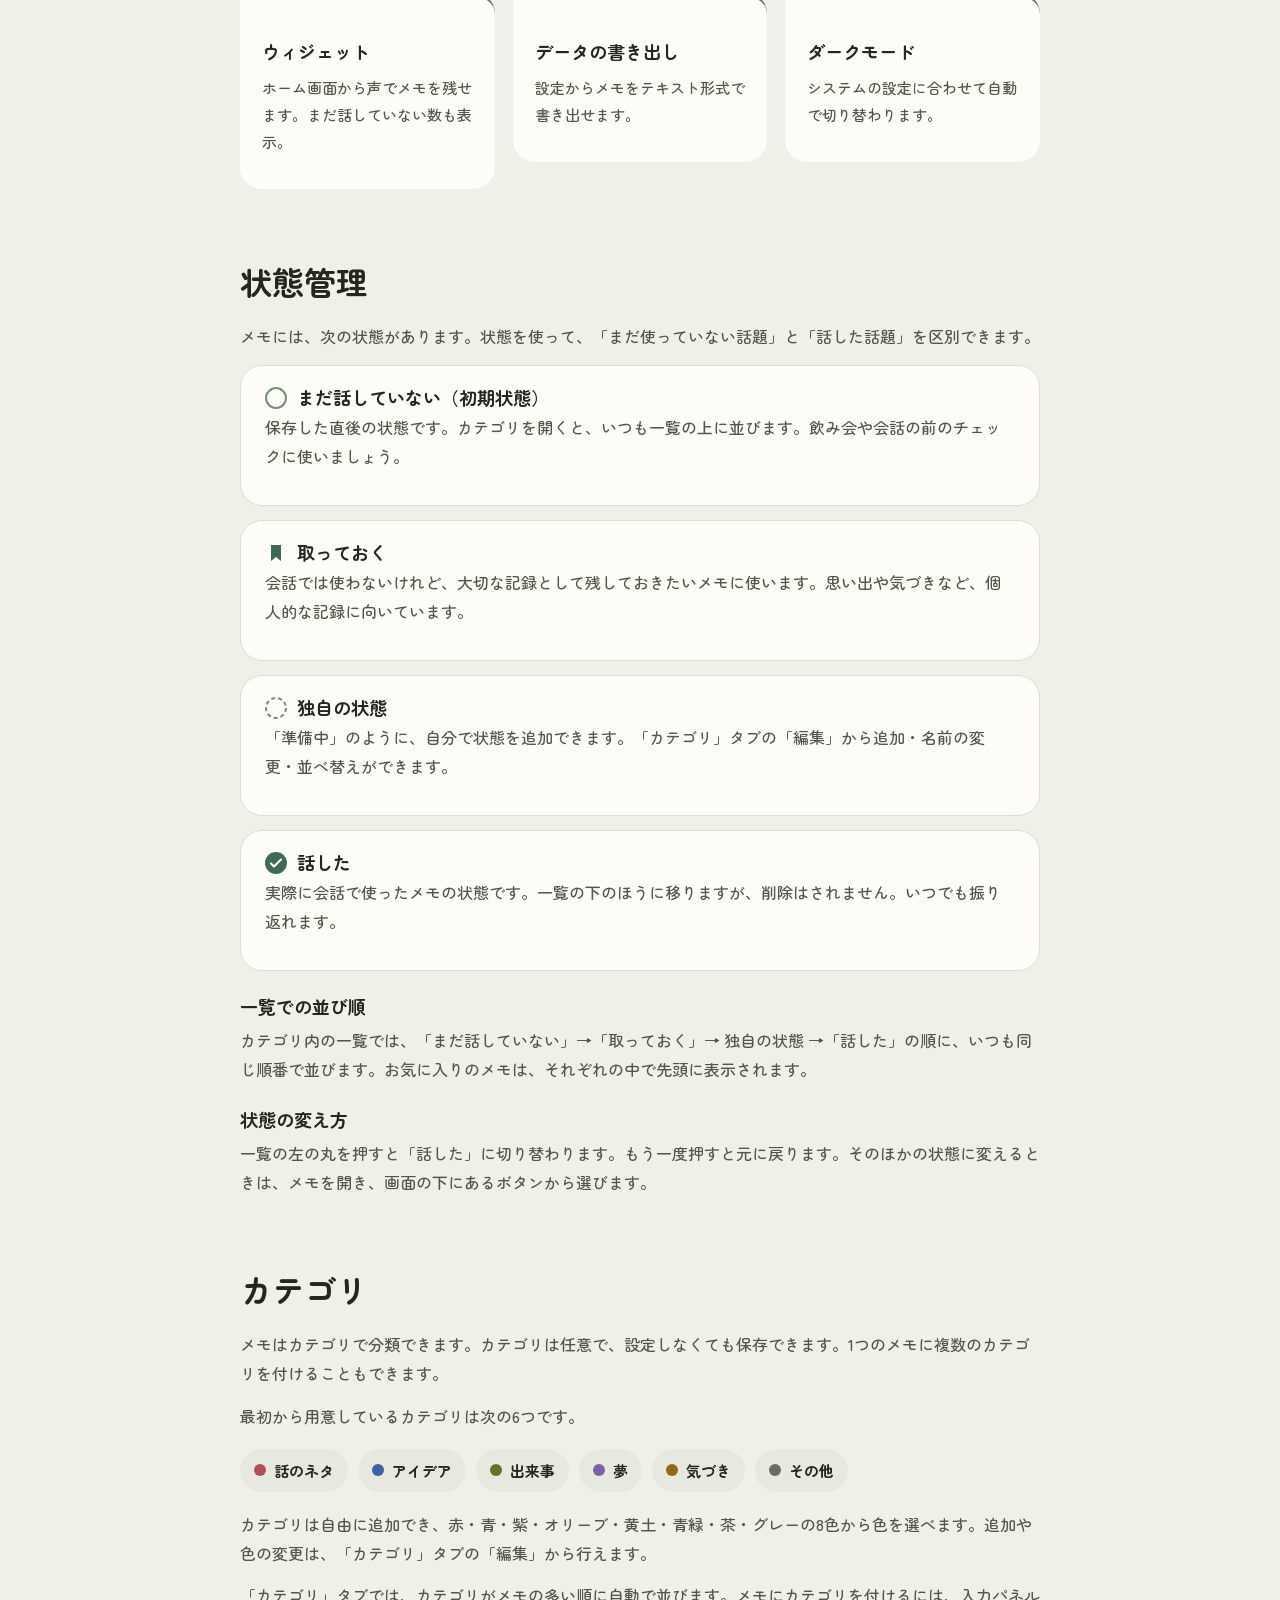
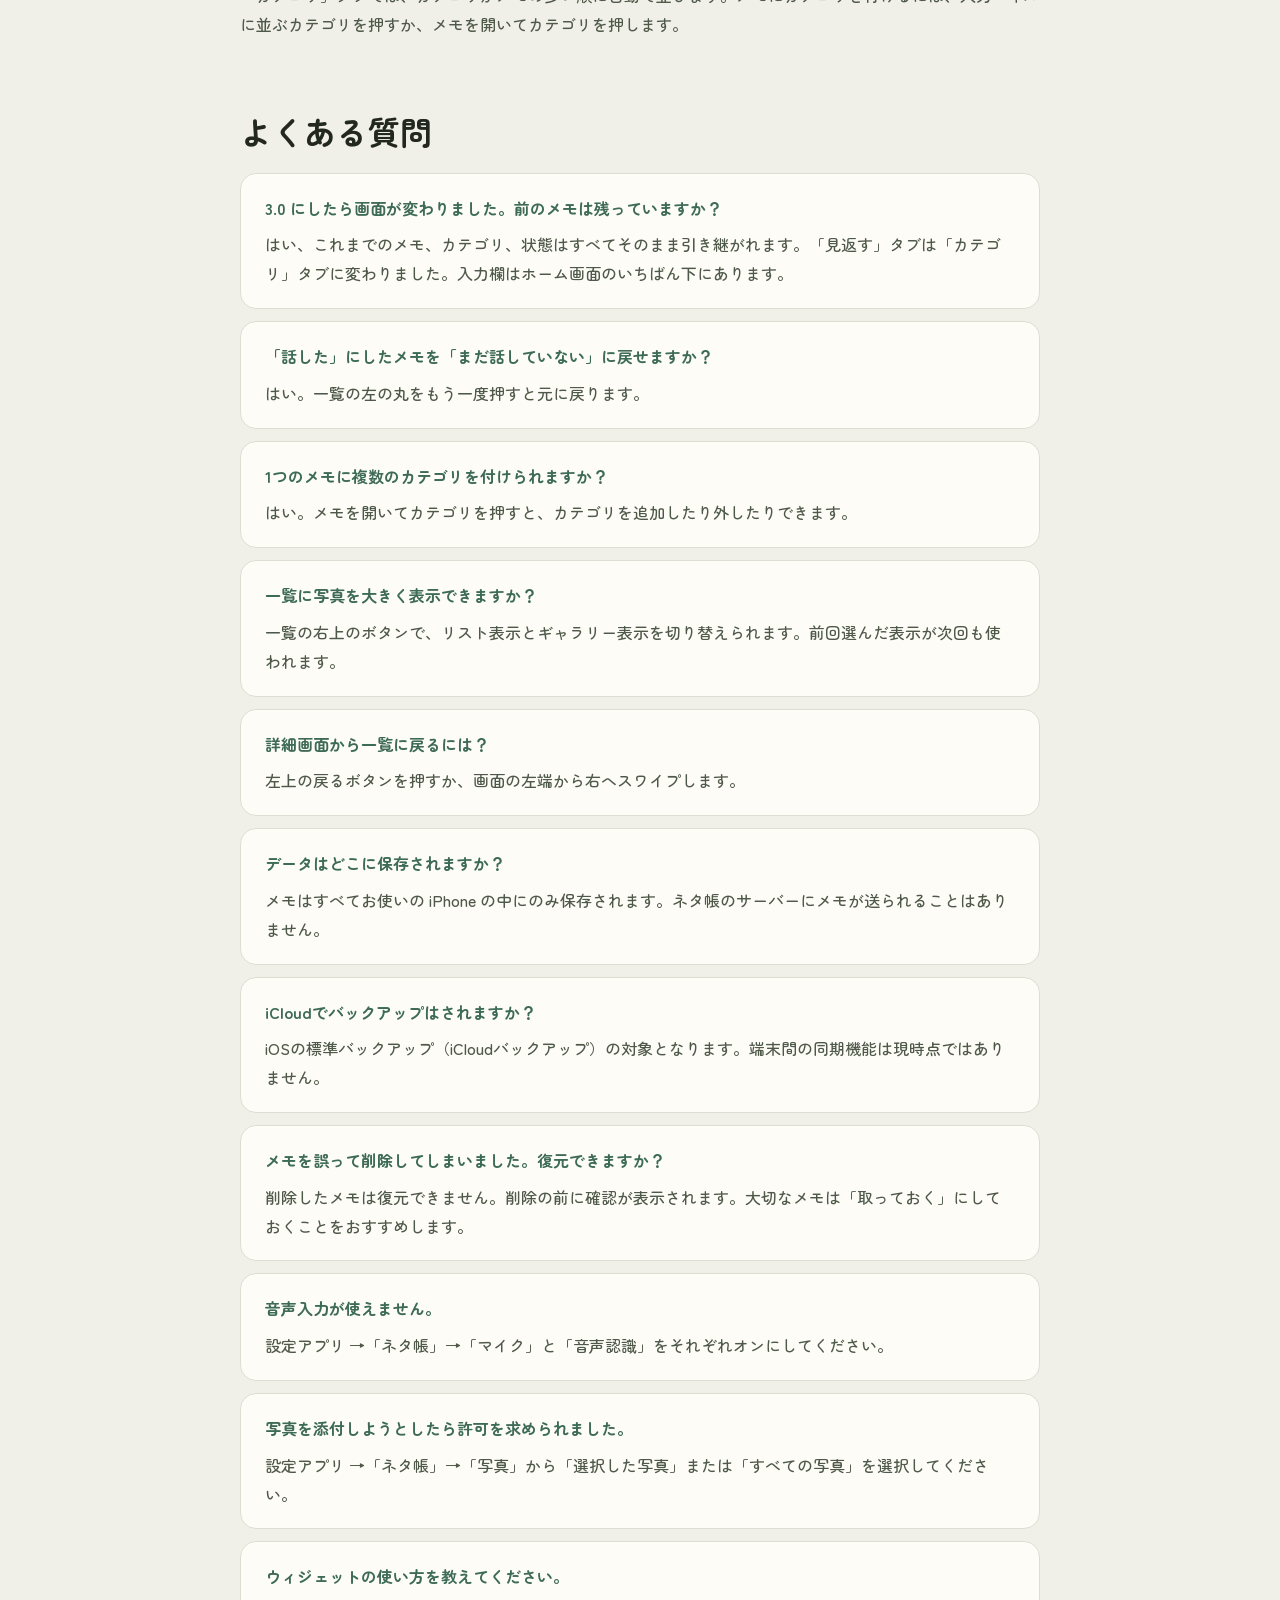
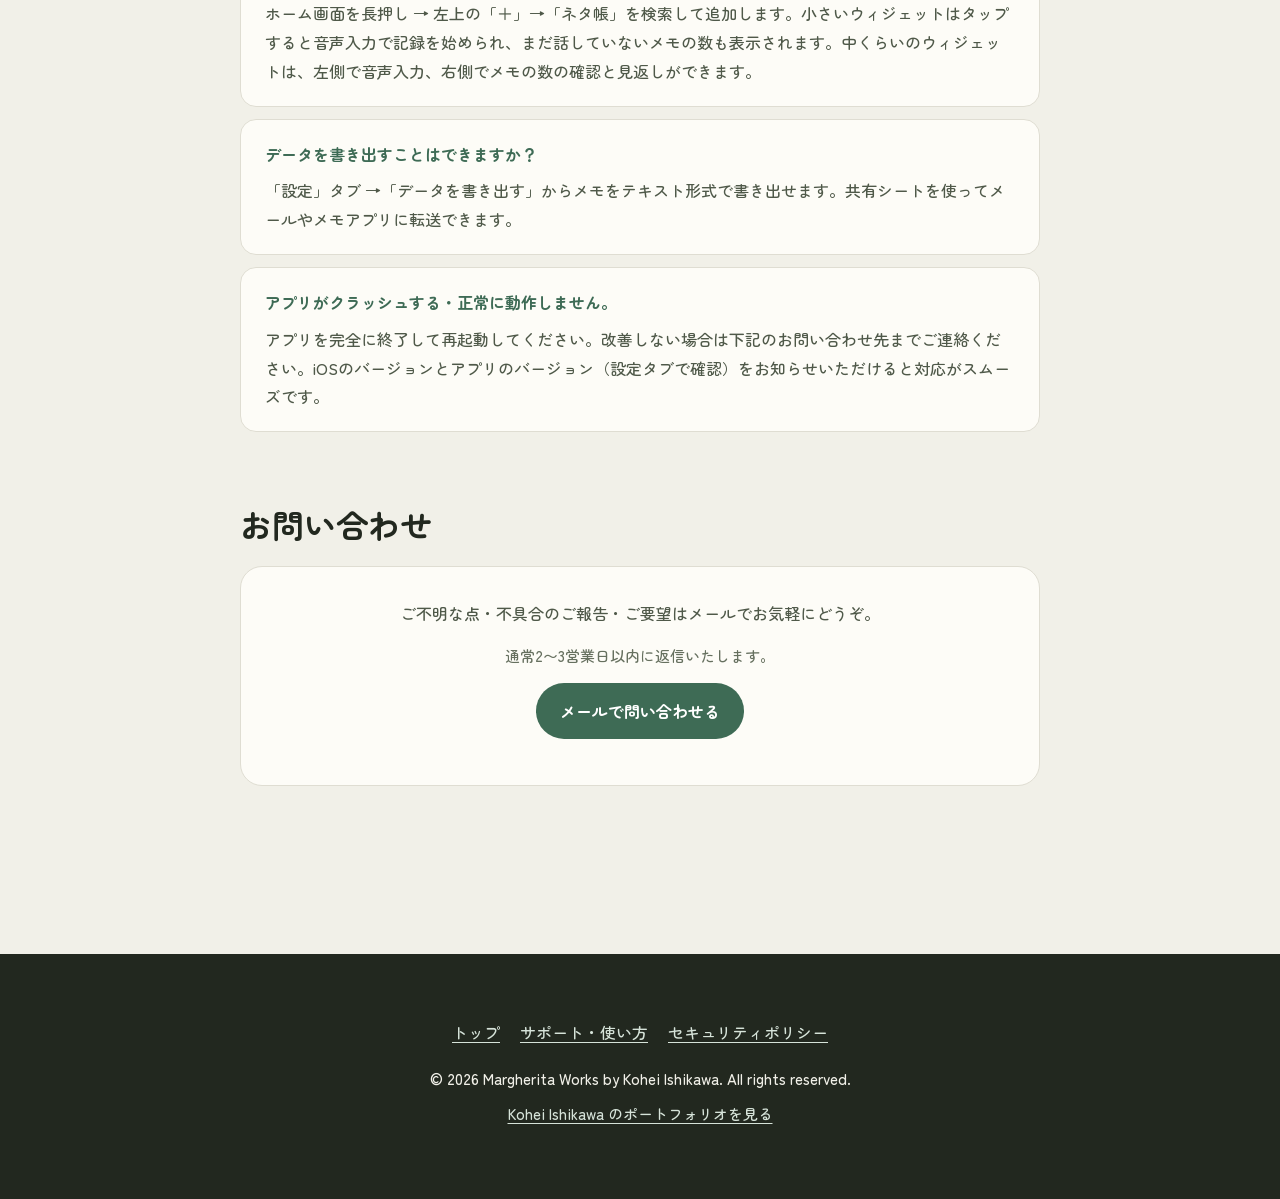
<file: support/index.html>
<!DOCTYPE html>
<html lang="ja">
<head>
  <meta charset="UTF-8">
  <meta name="viewport" content="width=device-width, initial-scale=1.0">
  <title>サポート・使い方 - ネタ帳</title>
  <meta name="description" content="ネタ帳の使い方、よくある質問、お問い合わせ先。">
  <meta name="theme-color" content="#F1F0E8" media="(prefers-color-scheme: light)">
  <meta name="theme-color" content="#161915" media="(prefers-color-scheme: dark)">
  <meta name="apple-itunes-app" content="app-id=6797323735">
  <meta name="author" content="Kohei Ishikawa">
  <link rel="canonical" href="https://netagicho.margheritaworks.com/support/">
  <meta property="og:site_name" content="ネタ帳">
  <meta property="og:locale" content="ja_JP">
  <meta property="og:type" content="article">
  <meta property="og:url" content="https://netagicho.margheritaworks.com/support/">
  <meta property="og:title" content="サポート・使い方 - ネタ帳">
  <meta property="og:description" content="ネタ帳の使い方、機能紹介、状態管理、カテゴリ、よくある質問、お問い合わせ先。">
  <meta property="og:image" content="https://netagicho.margheritaworks.com/images/ogp.png">
  <meta property="og:image:width" content="1200">
  <meta property="og:image:height" content="630">
  <meta name="twitter:card" content="summary_large_image">
  <meta name="twitter:title" content="サポート・使い方 - ネタ帳">
  <meta name="twitter:description" content="ネタ帳の使い方、機能紹介、状態管理、カテゴリ、よくある質問、お問い合わせ先。">
  <meta name="twitter:image" content="https://netagicho.margheritaworks.com/images/ogp.png">
  <link rel="icon" type="image/png" sizes="32x32" href="../images/favicon-32.png">
  <link rel="apple-touch-icon" href="../images/apple-touch-icon.png">
  <link rel="preconnect" href="https://fonts.googleapis.com">
  <link rel="preconnect" href="https://fonts.gstatic.com" crossorigin>
  <link href="https://fonts.googleapis.com/css2?family=Zen+Maru+Gothic:wght@500;700&display=swap" rel="stylesheet">
  <link rel="stylesheet" href="../styles.css">
  <script type="application/ld+json">
  {
    "@context": "https://schema.org",
    "@type": "FAQPage",
    "mainEntity": [
      { "@type": "Question", "name": "3.0 にしたら画面が変わりました。前のメモは残っていますか？", "acceptedAnswer": { "@type": "Answer", "text": "はい、これまでのメモ、カテゴリ、状態はすべてそのまま引き継がれます。「見返す」タブは「カテゴリ」タブに変わりました。入力欄はホーム画面のいちばん下にあります。" } },
      { "@type": "Question", "name": "「話した」にしたメモを「まだ話していない」に戻せますか？", "acceptedAnswer": { "@type": "Answer", "text": "はい。一覧の左の丸をもう一度押すと元に戻ります。" } },
      { "@type": "Question", "name": "1つのメモに複数のカテゴリを付けられますか？", "acceptedAnswer": { "@type": "Answer", "text": "はい。メモを開いてカテゴリを押すと、カテゴリを追加したり外したりできます。" } },
      { "@type": "Question", "name": "一覧に写真を大きく表示できますか？", "acceptedAnswer": { "@type": "Answer", "text": "一覧の右上のボタンで、リスト表示とギャラリー表示を切り替えられます。前回選んだ表示が次回も使われます。" } },
      { "@type": "Question", "name": "詳細画面から一覧に戻るには？", "acceptedAnswer": { "@type": "Answer", "text": "左上の戻るボタンを押すか、画面の左端から右へスワイプします。" } },
      { "@type": "Question", "name": "データはどこに保存されますか？", "acceptedAnswer": { "@type": "Answer", "text": "メモはすべてお使いの iPhone の中にのみ保存されます。ネタ帳のサーバーにメモが送られることはありません。" } },
      { "@type": "Question", "name": "iCloudでバックアップはされますか？", "acceptedAnswer": { "@type": "Answer", "text": "iOSの標準バックアップ（iCloudバックアップ）の対象となります。端末間の同期機能は現時点ではありません。" } },
      { "@type": "Question", "name": "メモを誤って削除してしまいました。復元できますか？", "acceptedAnswer": { "@type": "Answer", "text": "削除したメモは復元できません。削除の前に確認が表示されます。大切なメモは「取っておく」にしておくことをおすすめします。" } },
      { "@type": "Question", "name": "音声入力が使えません。", "acceptedAnswer": { "@type": "Answer", "text": "設定アプリ →「ネタ帳」→「マイク」と「音声認識」をそれぞれオンにしてください。" } },
      { "@type": "Question", "name": "写真を添付しようとしたら許可を求められました。", "acceptedAnswer": { "@type": "Answer", "text": "設定アプリ →「ネタ帳」→「写真」から「選択した写真」または「すべての写真」を選択してください。" } },
      { "@type": "Question", "name": "ウィジェットの使い方を教えてください。", "acceptedAnswer": { "@type": "Answer", "text": "ホーム画面を長押し → 左上の「＋」→「ネタ帳」を検索して追加します。小さいウィジェットはタップすると音声入力で記録を始められ、まだ話していないメモの数も表示されます。中くらいのウィジェットは、左側で音声入力、右側でメモの数の確認と見返しができます。" } },
      { "@type": "Question", "name": "データを書き出すことはできますか？", "acceptedAnswer": { "@type": "Answer", "text": "「設定」タブ →「データを書き出す」からメモをテキスト形式で書き出せます。共有シートを使ってメールやメモアプリに転送できます。" } },
      { "@type": "Question", "name": "アプリがクラッシュする・正常に動作しません。", "acceptedAnswer": { "@type": "Answer", "text": "アプリを完全に終了して再起動してください。改善しない場合は下記のお問い合わせ先までご連絡ください。iOSのバージョンとアプリのバージョン（設定タブで確認）をお知らせいただけると対応がスムーズです。" } }
    ]
  }
  </script>
  <style>
    .subnav {
      position: sticky; top: 72px; z-index: 90;
      background: var(--color-oats); border-bottom: 1px solid var(--color-line);
    }
    .subnav ul { list-style: none; display: flex; gap: 0; max-width: var(--maxw); margin: 0 auto; padding: 0 40px; overflow-x: auto; }
    .subnav a { display: block; padding: 14px 18px; color: var(--color-ink-mute); text-decoration: none; font-size: 15px; font-weight: 700; white-space: nowrap; border-bottom: 3px solid transparent; }
    .subnav a:hover { color: var(--color-moss); border-color: var(--color-moss); }
    @media (max-width: 640px) { .subnav ul { padding: 0 20px; } }

    .page { max-width: 880px; margin: 0 auto; padding: 56px 40px 96px; }
    .page section { margin-bottom: 72px; }
    .page h2 { font-size: clamp(26px, 3.5vw, 32px); color: var(--color-ink); margin-bottom: 20px; }
    .page h3 { font-size: 18px; color: var(--color-ink); margin: 24px 0 8px; }
    .page p { color: var(--color-ink-sub); margin-bottom: 14px; }
    .page strong { color: var(--color-ink); }

    .ov-shots { display: grid; grid-template-columns: repeat(5, 1fr); gap: 16px; margin: 28px 0 8px; }
    .ov-shots .device { width: 100%; }
    .ov-shots figcaption { font-size: 14px; color: var(--color-ink-mute); margin-top: 10px; line-height: 1.5; text-align: center; }
    @media (max-width: 760px) { .ov-shots { grid-template-columns: repeat(2, 1fr); } }

    .step-card { background: var(--color-paper); border: 1px solid var(--color-line); border-radius: var(--radius-card); padding: 24px 26px; margin-bottom: 16px; }
    .step-card .step-head { display: flex; align-items: center; gap: 10px; margin-bottom: 6px; }
    .step-card h3 { margin: 0; }
    .num { width: 28px; height: 28px; flex:0 0 28px; border-radius: 999px; background: var(--color-moss); color:#fff; font-weight:700; font-size:15px; display:inline-flex; align-items:center; justify-content:center; }

    .feature-grid { display: grid; grid-template-columns: repeat(3, 1fr); gap: 22px 18px; margin-top: 8px; }
    @media (max-width: 860px) { .feature-grid { grid-template-columns: repeat(2, 1fr); } }
    @media (max-width: 560px) { .feature-grid { grid-template-columns: 1fr; } }

    .status-card { background: var(--color-paper); border: 1px solid var(--color-line); border-radius: var(--radius-card); padding: 20px 24px; margin-bottom: 14px; }
    .status-card .status-head { display: flex; align-items: center; gap: 10px; margin-bottom: 4px; }
    .status-card h3 { margin: 0; }

    .cat-grid { display: flex; flex-wrap: wrap; gap: 10px; margin: 18px 0; }
    .cat-chip { display: inline-flex; align-items: center; gap: 8px; padding: 8px 14px; border-radius: 999px; background: var(--color-fill); font-size: 15px; font-weight: 700; color: var(--color-ink); }
    .cat-dot { width: 12px; height: 12px; border-radius: 999px; }

    .faq-item { background: var(--color-paper); border: 1px solid var(--color-line); border-radius: 16px; padding: 20px 24px; margin-bottom: 12px; }
    .faq-item dt { font-weight: 700; color: var(--color-moss); margin-bottom: 8px; }
    .faq-item dd { color: var(--color-ink-sub); margin: 0; }

    .contact-card { background: var(--color-paper); border: 1px solid var(--color-line); border-radius: var(--radius-card); padding: 32px; text-align: center; }
    .contact-card .note { color: var(--color-ink-mute); font-size: 15px; }
  </style>
</head>
<body>

<header class="site-header">
  <div class="wrap">
    <a class="brand" href="/">
      <img src="../images/app-icon.png" alt="ネタ帳 アプリアイコン">
      <span>ネタ帳</span>
    </a>
    <nav class="header-nav">
      <a class="textlink" href="/">トップ</a>
      <a class="btn-fill" href="https://apps.apple.com/jp/app/id6797323735">App Storeで見る</a>
    </nav>
  </div>
</header>

<nav class="subnav">
  <ul>
    <li><a href="#overview">アプリ概要</a></li>
    <li><a href="#howto">基本的な使い方</a></li>
    <li><a href="#features">機能紹介</a></li>
    <li><a href="#status">状態管理</a></li>
    <li><a href="#categories">カテゴリ</a></li>
    <li><a href="#faq">よくある質問</a></li>
    <li><a href="#contact">お問い合わせ</a></li>
  </ul>
</nav>

<div class="page">

  <!-- アプリ概要 -->
  <section id="overview">
    <h2>アプリ概要</h2>
    <p><strong>ネタ帳</strong>は、思いついた出来事、話したい話題、アイデアや気づきを、忘れる前にひとことで残すためのメモアプリです。</p>
    <p>芸人のネタ帳のように、日常の小さな発見や会話の話題を短い言葉でためておき、必要なときにすぐ取り出せます。長い文章を書く必要はありません。自分が後から思い出せる、ひとことだけで十分です。</p>

    <div class="ov-shots">
      <figure><div class="device"><img src="../images/ss-01-input.webp" alt="ホーム画面の下の入力欄にメモを入力している画面" loading="lazy"></div><figcaption>ホーム<br>下の入力欄からすぐに記録</figcaption></figure>
      <figure><div class="device"><img src="../images/ss-02-check.webp" alt="一覧で、話したメモに丸いチェックが付いている画面" loading="lazy"></div><figcaption>チェック<br>話したら丸を押すだけ</figcaption></figure>
      <figure><div class="device"><img src="../images/ss-03-category.webp" alt="カテゴリごとにまだ話していない数と総数が並ぶ画面" loading="lazy"></div><figcaption>カテゴリ<br>まだ話していない数が分かる</figcaption></figure>
      <figure><div class="device"><img src="../images/ss-05-gallery.webp" alt="写真付きのメモが格子状に並ぶ画面" loading="lazy"></div><figcaption>ギャラリー表示<br>写真と並べて見返す</figcaption></figure>
      <figure><div class="device"><img src="../images/ss-06-detail.webp" alt="インデックスタブの付いたメモの詳細画面" loading="lazy"></div><figcaption>メモの画面<br>ページをめくるように</figcaption></figure>
    </div>
  </section>

  <!-- 基本的な使い方 -->
  <section id="howto">
    <h2>基本的な使い方</h2>

    <div class="step-card">
      <div class="step-head"><span class="num">1</span><h3>アプリを開いてすぐ入力</h3></div>
      <p>ホーム画面のいちばん下に、「何を残しておきますか？」という入力欄があります。タップして、思いついたことを短く書きましょう。詳しい説明は必要ありません。</p>
      <p><strong>例：</strong>「先週の電車で見かけた猫のリュック」「Aさんに話す → 先月の温泉旅行」「アプリ案：歩数で木が育つやつ」</p>
    </div>

    <div class="step-card">
      <div class="step-head"><span class="num">2</span><h3>「残す」をタップして保存</h3></div>
      <p>入力したら「残す」を押すだけです。入力パネルを開いたまま、続けて次のメモを書けます。パネルは下にスワイプすると閉じられます。保存したメモは、ホームの一覧のいちばん下に追加されます。</p>
    </div>

    <div class="step-card">
      <div class="step-head"><span class="num">3</span><h3>カテゴリや写真を追加（任意）</h3></div>
      <p>入力パネルに並ぶカテゴリを押すと、カテゴリを設定できます。写真のボタンから写真も添付できます。どちらも任意で、あとから変えることもできます。</p>
    </div>

    <div class="step-card">
      <div class="step-head"><span class="num">4</span><h3>音声でも入力できます</h3></div>
      <p>マイクのボタンを押すと、話した内容がそのまま文字になります。初回は「マイク」と「音声認識」の許可が必要です。設定アプリ →「ネタ帳」から許可できます。</p>
    </div>

    <h3>飲み会・会話の前に使う</h3>
    <p>下の「カテゴリ」タブを開くと、カテゴリごとに「まだ話していない数」が表示されます。気になるカテゴリを開けば、まだ話していないネタが上に並びます。すべてのカテゴリをまとめて見たいときは「すべてのメモ」を開きます。ホーム上部の「今日のネタ」には、まだ話していないメモから1件がランダムに表示されます。</p>

    <h3>話した後の整理</h3>
    <p>一覧で、話したメモの左の丸を押しましょう。「話した」に切り替わり、一覧の下のほうへ移ります。削除する必要はありません。記録として残ります。間違えて押したときは、もう一度押せば元に戻ります。</p>
  </section>

  <!-- 機能紹介 -->
  <section id="features">
    <h2>機能紹介</h2>
    <div class="feature-grid">
      <div class="tabcard sm" style="--tab-color:var(--cat-olive);"><span class="tab" style="background:var(--cat-olive);">書く</span><div class="card"><h3>下の入力欄からすぐ</h3><p>起動したらすぐ書ける。ひとことだけで保存できます。</p></div></div>
      <div class="tabcard sm" style="--tab-color:var(--cat-olive);"><span class="tab" style="background:var(--cat-olive);">書く</span><div class="card"><h3>音声入力</h3><p>マイクのボタンで話すだけ。移動中の記録に。</p></div></div>
      <div class="tabcard sm" style="--tab-color:var(--cat-olive);"><span class="tab" style="background:var(--cat-olive);">書く</span><div class="card"><h3>写真の添付</h3><p>ライブラリまたはカメラから、1つのメモに最大5枚まで。</p></div></div>
      <div class="tabcard sm" style="--tab-color:var(--cat-red);"><span class="tab" style="background:var(--cat-red);">話す</span><div class="card"><h3>チェックで「話した」に</h3><p>一覧の丸を押すだけで状態が切り替わります。</p></div></div>
      <div class="tabcard sm" style="--tab-color:var(--cat-blue);"><span class="tab" style="background:var(--cat-blue);">見返す</span><div class="card"><h3>カテゴリごとに見返す</h3><p>2列のカードに、まだ話していない数と総数を表示。</p></div></div>
      <div class="tabcard sm" style="--tab-color:var(--cat-blue);"><span class="tab" style="background:var(--cat-blue);">見返す</span><div class="card"><h3>リストとギャラリー</h3><p>一覧の表示を切り替えられます。前回の表示を覚えています。</p></div></div>
      <div class="tabcard sm" style="--tab-color:var(--cat-blue);"><span class="tab" style="background:var(--cat-blue);">見返す</span><div class="card"><h3>ページをめくるように</h3><p>メモの画面を左右にスワイプすると、前後のメモへ。</p></div></div>
      <div class="tabcard sm" style="--tab-color:var(--cat-blue);"><span class="tab" style="background:var(--cat-blue);">見返す</span><div class="card"><h3>今日のネタ</h3><p>まだ話していないメモから1件をランダムに表示。</p></div></div>
      <div class="tabcard sm" style="--tab-color:var(--cat-teal);"><span class="tab" style="background:var(--cat-teal);">探す</span><div class="card"><h3>検索タブ</h3><p>カテゴリで絞り込みながら、キーワードで探せます。</p></div></div>
      <div class="tabcard sm" style="--tab-color:var(--cat-ochre);"><span class="tab" style="background:var(--cat-ochre);">整理</span><div class="card"><h3>お気に入り</h3><p>お気に入りのメモは、各一覧の先頭に表示されます。</p></div></div>
      <div class="tabcard sm" style="--tab-color:var(--cat-ochre);"><span class="tab" style="background:var(--cat-ochre);">整理</span><div class="card"><h3>カテゴリ</h3><p>自由に追加でき、8色から色を選べます。複数のカテゴリも付けられます。</p></div></div>
      <div class="tabcard sm" style="--tab-color:var(--cat-ochre);"><span class="tab" style="background:var(--cat-ochre);">整理</span><div class="card"><h3>独自の状態</h3><p>「準備中」のような状態を自分で追加できます。</p></div></div>
      <div class="tabcard sm" style="--tab-color:var(--cat-gray);"><span class="tab" style="background:var(--cat-gray);">その他</span><div class="card"><h3>ウィジェット</h3><p>ホーム画面から声でメモを残せます。まだ話していない数も表示。</p></div></div>
      <div class="tabcard sm" style="--tab-color:var(--cat-gray);"><span class="tab" style="background:var(--cat-gray);">その他</span><div class="card"><h3>データの書き出し</h3><p>設定からメモをテキスト形式で書き出せます。</p></div></div>
      <div class="tabcard sm" style="--tab-color:var(--cat-gray);"><span class="tab" style="background:var(--cat-gray);">その他</span><div class="card"><h3>ダークモード</h3><p>システムの設定に合わせて自動で切り替わります。</p></div></div>
    </div>
  </section>

  <!-- 状態管理 -->
  <section id="status">
    <h2>状態管理</h2>
    <p>メモには、次の状態があります。状態を使って、「まだ使っていない話題」と「話した話題」を区別できます。</p>

    <div class="status-card">
      <div class="status-head">
        <svg class="check" viewBox="0 0 22 22" aria-hidden="true"><circle cx="11" cy="11" r="10" fill="none" stroke="var(--color-check-ring)" stroke-width="2"/></svg>
        <h3>まだ話していない（初期状態）</h3>
      </div>
      <p>保存した直後の状態です。カテゴリを開くと、いつも一覧の上に並びます。飲み会や会話の前のチェックに使いましょう。</p>
    </div>

    <div class="status-card">
      <div class="status-head">
        <svg class="check" viewBox="0 0 22 22" aria-hidden="true"><path d="M6 3h10v16l-5-4-5 4z" fill="var(--color-moss)"/></svg>
        <h3>取っておく</h3>
      </div>
      <p>会話では使わないけれど、大切な記録として残しておきたいメモに使います。思い出や気づきなど、個人的な記録に向いています。</p>
    </div>

    <div class="status-card">
      <div class="status-head">
        <svg class="check" viewBox="0 0 22 22" aria-hidden="true"><circle cx="11" cy="11" r="10" fill="none" stroke="var(--color-check-ring)" stroke-width="2" stroke-dasharray="4 3"/></svg>
        <h3>独自の状態</h3>
      </div>
      <p>「準備中」のように、自分で状態を追加できます。「カテゴリ」タブの「編集」から追加・名前の変更・並べ替えができます。</p>
    </div>

    <div class="status-card">
      <div class="status-head">
        <svg class="check" viewBox="0 0 22 22" aria-hidden="true"><circle cx="11" cy="11" r="11" fill="var(--color-moss)"/><path d="M6 11.5l3 3 7-7" fill="none" stroke="#fff" stroke-width="2" stroke-linecap="round" stroke-linejoin="round"/></svg>
        <h3>話した</h3>
      </div>
      <p>実際に会話で使ったメモの状態です。一覧の下のほうに移りますが、削除はされません。いつでも振り返れます。</p>
    </div>

    <h3>一覧での並び順</h3>
    <p>カテゴリ内の一覧では、「まだ話していない」→「取っておく」→ 独自の状態 →「話した」の順に、いつも同じ順番で並びます。お気に入りのメモは、それぞれの中で先頭に表示されます。</p>

    <h3>状態の変え方</h3>
    <p>一覧の左の丸を押すと「話した」に切り替わります。もう一度押すと元に戻ります。そのほかの状態に変えるときは、メモを開き、画面の下にあるボタンから選びます。</p>
  </section>

  <!-- カテゴリ -->
  <section id="categories">
    <h2>カテゴリ</h2>
    <p>メモはカテゴリで分類できます。カテゴリは任意で、設定しなくても保存できます。1つのメモに複数のカテゴリを付けることもできます。</p>
    <p>最初から用意しているカテゴリは次の6つです。</p>

    <div class="cat-grid">
      <span class="cat-chip"><span class="cat-dot" style="background:var(--cat-red);"></span>話のネタ</span>
      <span class="cat-chip"><span class="cat-dot" style="background:var(--cat-blue);"></span>アイデア</span>
      <span class="cat-chip"><span class="cat-dot" style="background:var(--cat-olive);"></span>出来事</span>
      <span class="cat-chip"><span class="cat-dot" style="background:var(--cat-purple);"></span>夢</span>
      <span class="cat-chip"><span class="cat-dot" style="background:var(--cat-ochre);"></span>気づき</span>
      <span class="cat-chip"><span class="cat-dot" style="background:var(--cat-gray);"></span>その他</span>
    </div>

    <p>カテゴリは自由に追加でき、赤・青・紫・オリーブ・黄土・青緑・茶・グレーの8色から色を選べます。追加や色の変更は、「カテゴリ」タブの「編集」から行えます。</p>
    <p>「カテゴリ」タブでは、カテゴリがメモの多い順に自動で並びます。メモにカテゴリを付けるには、入力パネルに並ぶカテゴリを押すか、メモを開いてカテゴリを押します。</p>
  </section>

  <!-- よくある質問 -->
  <section id="faq">
    <h2>よくある質問</h2>
    <dl>
      <div class="faq-item">
        <dt>3.0 にしたら画面が変わりました。前のメモは残っていますか？</dt>
        <dd>はい、これまでのメモ、カテゴリ、状態はすべてそのまま引き継がれます。「見返す」タブは「カテゴリ」タブに変わりました。入力欄はホーム画面のいちばん下にあります。</dd>
      </div>
      <div class="faq-item">
        <dt>「話した」にしたメモを「まだ話していない」に戻せますか？</dt>
        <dd>はい。一覧の左の丸をもう一度押すと元に戻ります。</dd>
      </div>
      <div class="faq-item">
        <dt>1つのメモに複数のカテゴリを付けられますか？</dt>
        <dd>はい。メモを開いてカテゴリを押すと、カテゴリを追加したり外したりできます。</dd>
      </div>
      <div class="faq-item">
        <dt>一覧に写真を大きく表示できますか？</dt>
        <dd>一覧の右上のボタンで、リスト表示とギャラリー表示を切り替えられます。前回選んだ表示が次回も使われます。</dd>
      </div>
      <div class="faq-item">
        <dt>詳細画面から一覧に戻るには？</dt>
        <dd>左上の戻るボタンを押すか、画面の左端から右へスワイプします。</dd>
      </div>
      <div class="faq-item">
        <dt>データはどこに保存されますか？</dt>
        <dd>メモはすべてお使いの iPhone の中にのみ保存されます。ネタ帳のサーバーにメモが送られることはありません。</dd>
      </div>
      <div class="faq-item">
        <dt>iCloudでバックアップはされますか？</dt>
        <dd>iOSの標準バックアップ（iCloudバックアップ）の対象となります。端末間の同期機能は現時点ではありません。</dd>
      </div>
      <div class="faq-item">
        <dt>メモを誤って削除してしまいました。復元できますか？</dt>
        <dd>削除したメモは復元できません。削除の前に確認が表示されます。大切なメモは「取っておく」にしておくことをおすすめします。</dd>
      </div>
      <div class="faq-item">
        <dt>音声入力が使えません。</dt>
        <dd>設定アプリ →「ネタ帳」→「マイク」と「音声認識」をそれぞれオンにしてください。</dd>
      </div>
      <div class="faq-item">
        <dt>写真を添付しようとしたら許可を求められました。</dt>
        <dd>設定アプリ →「ネタ帳」→「写真」から「選択した写真」または「すべての写真」を選択してください。</dd>
      </div>
      <div class="faq-item">
        <dt>ウィジェットの使い方を教えてください。</dt>
        <dd>ホーム画面を長押し → 左上の「＋」→「ネタ帳」を検索して追加します。小さいウィジェットはタップすると音声入力で記録を始められ、まだ話していないメモの数も表示されます。中くらいのウィジェットは、左側で音声入力、右側でメモの数の確認と見返しができます。</dd>
      </div>
      <div class="faq-item">
        <dt>データを書き出すことはできますか？</dt>
        <dd>「設定」タブ →「データを書き出す」からメモをテキスト形式で書き出せます。共有シートを使ってメールやメモアプリに転送できます。</dd>
      </div>
      <div class="faq-item">
        <dt>アプリがクラッシュする・正常に動作しません。</dt>
        <dd>アプリを完全に終了して再起動してください。改善しない場合は下記のお問い合わせ先までご連絡ください。iOSのバージョンとアプリのバージョン（設定タブで確認）をお知らせいただけると対応がスムーズです。</dd>
      </div>
    </dl>
  </section>

  <!-- お問い合わせ -->
  <section id="contact">
    <h2>お問い合わせ</h2>
    <div class="contact-card">
      <p>ご不明な点・不具合のご報告・ご要望はメールでお気軽にどうぞ。</p>
      <p class="note">通常2〜3営業日以内に返信いたします。</p>
      <p><a class="btn-fill" href="mailto:support@margheritaworks.com?subject=ネタ帳 お問い合わせ">メールで問い合わせる</a></p>
    </div>
  </section>

</div>

<footer class="site-footer">
  <div class="wrap">
    <div class="foot-links">
      <a href="/">トップ</a>
      <a href="/support/">サポート・使い方</a>
      <a href="/security/">セキュリティポリシー</a>
    </div>
    <p>&copy; 2026 Margherita Works by Kohei Ishikawa. All rights reserved.</p>
    <p><a href="https://margheritaworks.com/ja">Kohei Ishikawa のポートフォリオを見る</a></p>
  </div>
</footer>

<script defer src="https://static.cloudflareinsights.com/beacon.min.js" data-cf-beacon='{"token": "44e4ddc43bcf4f6493606249d09a01ba"}'></script>
</body>
</html>
</file>
<file: styles.css>
/* ネタ帳 ウェブサイト v3.0 共通スタイル */

:root {
  /* 面 */
  --color-oats: #F1F0E8;
  --color-paper: #FDFCF7;
  --color-white: #FFFFFF;
  --color-fill: #E7E9DF;
  --color-forest: #2F5443;
  --color-ink-dark: #22281F;
  /* 文字 */
  --color-ink: #22281F;
  --color-ink-sub: #4F5949;
  --color-ink-mute: #66705F;
  --color-on-dark: #F1F0E8;
  --color-on-dark-sub: #D6E3D9;
  /* 操作と線 */
  --color-moss: #3E6B55;
  --color-moss-hover: #2F5443;
  --color-moss-soft: #DCE7DD;
  --color-check-ring: #6E9079;
  --color-line: #DFDDD2;
  /* カテゴリ色 */
  --cat-red: #B04F5A;     --cat-red-soft: #F4E3E4;
  --cat-blue: #3B63A6;    --cat-blue-soft: #E4EAF4;
  --cat-olive: #66731F;   --cat-olive-soft: #E9ECD6;
  --cat-purple: #7B62A8;  --cat-purple-soft: #EAE6F2;
  --cat-ochre: #8E6A14;   --cat-ochre-soft: #F3EBD8;
  --cat-teal: #2E7F86;    --cat-teal-soft: #DDEDEE;
  --cat-brown: #8A5A3C;   --cat-brown-soft: #F0E4DC;
  --cat-gray: #6B6B63;    --cat-gray-soft: #E8E7E0;
  /* 形 */
  --radius-card: 22px;
  --radius-img: 28px;
  --shadow-device: 0 20px 40px rgba(34,40,31,0.12);
  --maxw: 1120px;
}

@media (prefers-color-scheme: dark) {
  :root {
    --color-oats: #161915;
    --color-paper: #20241F;
    --color-white: #252A24;
    --color-fill: #2C322B;
    --color-forest: #1B2A22;
    --color-ink-dark: #0F120E;
    --color-ink: #EEF0E8;
    --color-ink-sub: #BDC4B6;
    --color-ink-mute: #A5AD9E;
    --color-moss: #7FB394;
    --color-moss-hover: #A9D1B8;
    --color-moss-soft: #2A3D32;
    --color-check-ring: #7FA08A;
    --color-line: #30362F;
  }
}

* { margin: 0; padding: 0; box-sizing: border-box; }

html { scroll-behavior: smooth; }

body {
  font-family: "Zen Maru Gothic", "Hiragino Maru Gothic ProN", "Hiragino Sans", sans-serif;
  font-weight: 500;
  background: var(--color-oats);
  color: var(--color-ink);
  line-height: 1.8;
  -webkit-font-smoothing: antialiased;
}

img { max-width: 100%; display: block; }

/* ── タイポグラフィ ── */
h1, h2, h3 { font-weight: 700; line-height: 1.3; }

.eyebrow {
  font-size: 14px;
  font-weight: 700;
  letter-spacing: 0.08em;
  color: var(--color-moss);
  margin-bottom: 16px;
}
.eyebrow.on-dark { color: var(--color-on-dark-sub); }

.section-title {
  font-size: clamp(28px, 4vw, 36px);
  letter-spacing: -0.01em;
  color: var(--color-ink);
  margin-bottom: 16px;
}

.lead { font-size: clamp(16px, 2vw, 17px); color: var(--color-ink-sub); }

/* ── レイアウト ── */
.wrap {
  max-width: var(--maxw);
  margin: 0 auto;
  padding-left: 40px;
  padding-right: 40px;
}
section.block { padding-top: clamp(72px, 9vw, 112px); padding-bottom: clamp(72px, 9vw, 112px); }
.bg-oats   { background: var(--color-oats); }
.bg-paper  { background: var(--color-paper); }
.bg-forest { background: var(--color-forest); color: var(--color-on-dark); }
.bg-moss   { background: var(--color-moss); color: #fff; }

@media (max-width: 640px) {
  .wrap { padding-left: 20px; padding-right: 20px; }
}

/* ── ヘッダー ── */
.site-header {
  position: sticky; top: 0; z-index: 100;
  background: var(--color-oats);
  border-bottom: 1px solid var(--color-line);
  height: 72px;
}
.site-header .wrap {
  height: 72px; display: flex; align-items: center; justify-content: space-between;
}
.brand { display: flex; align-items: center; gap: 10px; text-decoration: none; }
.brand img { width: 32px; height: 32px; border-radius: 8px; }
.brand span { font-size: 20px; font-weight: 700; color: var(--color-ink); }
.header-nav { display: flex; align-items: center; gap: 20px; }
.header-nav a.textlink { font-weight: 700; }
.header-badge img { height: 40px; width: auto; }
@media (max-width: 640px) {
  .header-nav { gap: 14px; }
}

/* ── ボタン・リンク ── */
.btn-fill {
  display: inline-flex; align-items: center; justify-content: center;
  background: var(--color-moss); color: #fff;
  font-size: 16px; font-weight: 700;
  padding: 14px 24px; border-radius: 999px;
  text-decoration: none; border: none; cursor: pointer;
  transition: background .2s;
}
.btn-fill:hover { background: var(--color-moss-hover); }
.btn-fill:focus-visible { outline: none; box-shadow: 0 0 0 3px var(--color-moss-soft); }

.textlink {
  color: var(--color-moss); text-decoration: underline; text-decoration-thickness: 1px;
  text-underline-offset: 3px;
}
.textlink:hover { text-decoration-thickness: 2px; }

.badge-link img { height: 54px; width: auto; }

/* ── チェックの丸 ── */
.check { width: 22px; height: 22px; flex: 0 0 22px; }

/* ── インデックスタブ付きカード ── */
.tabcard { position: relative; margin-top: 32px; }
.tabcard .tab {
  display: inline-block;
  height: 32px; line-height: 32px;
  padding: 0 14px;
  font-size: 14px; font-weight: 700; color: #fff;
  border-radius: 14px 14px 0 0;
}
.tabcard .card {
  background: var(--color-paper);
  border-radius: 0 22px 22px 22px;
  border-top: 4px solid var(--tab-color, var(--color-moss));
  padding: 28px;
}
.tabcard .card h3 { font-size: 22px; margin-bottom: 10px; color: var(--color-ink); }
.tabcard .card p { font-size: 16px; color: var(--color-ink-sub); }

/* small variant (support page) */
.tabcard.sm .tab { height: 28px; line-height: 28px; font-size: 13px; }
.tabcard.sm .card { padding: 20px 22px; }
.tabcard.sm .card h3 { font-size: 18px; }
.tabcard.sm .card p { font-size: 15px; }

/* ── 端末スクリーンショット ── */
.device {
  border-radius: var(--radius-img);
  box-shadow: var(--shadow-device);
  overflow: hidden;
  background: var(--color-white);
}
.device img { border-radius: var(--radius-img); }

/* ── フッター ── */
.site-footer {
  background: var(--color-ink-dark); color: var(--color-on-dark);
  padding: 64px 0;
}
.site-footer .wrap { text-align: center; }
.site-footer p { font-size: 15px; margin-bottom: 8px; }
.site-footer a { color: var(--color-on-dark-sub); text-decoration: underline; text-underline-offset: 3px; }
.site-footer .foot-links { display: flex; gap: 20px; justify-content: center; flex-wrap: wrap; margin-bottom: 18px; }
</file>
